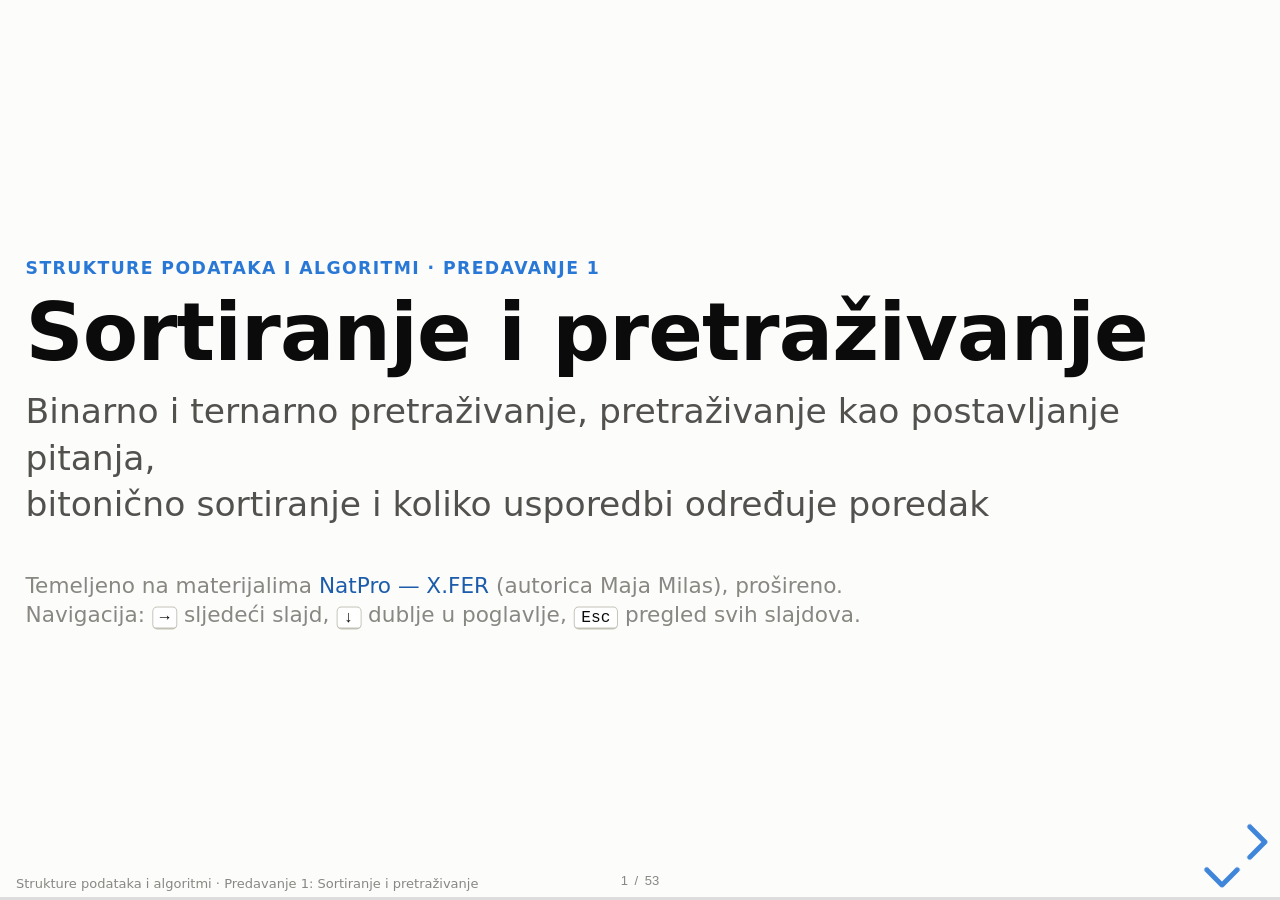
<file: 01-sorting-and-binary-search/index.html>
<!doctype html>
<html lang="hr">
<head>
<meta charset="utf-8">
<meta name="viewport" content="width=device-width, initial-scale=1">
<title>Sortiranje i pretraživanje — predavanje</title>
<link rel="stylesheet" href="vendor/reveal/reset.css">
<link rel="stylesheet" href="vendor/reveal/reveal.css">
<link rel="stylesheet" href="assets/theme.css">
</head>
<body>
<div class="reveal">
<div class="slides">

<!-- ===================================================================== -->
<!-- 0. UVOD                                                                -->
<!-- ===================================================================== -->
<section>
  <section class="title-slide">
    <span class="kicker">Strukture podataka i algoritmi · Predavanje 1</span>
    <h1>Sortiranje i pretraživanje</h1>
    <p class="sub">Binarno i ternarno pretraživanje, pretraživanje kao postavljanje pitanja,<br>bitonično sortiranje i koliko usporedbi određuje poredak</p>
    <p class="meta">Temeljeno na materijalima <a href="https://materijali.xfer.hr/docs/sortiranje-i-pretrazivanje/sortiranje">NatPro — X.FER</a> (autorica Maja Milas), prošireno.<br>
    Navigacija: <kbd>→</kbd> sljedeći slajd, <kbd>↓</kbd> dublje u poglavlje, <kbd>Esc</kbd> pregled svih slajdova.</p>
  </section>

  <section>
    <h2>Kako koristiti ove slajdove</h2>
    <div class="cols">
      <div>
        <div class="keys">
          <kbd>→</kbd> <span>sljedeće poglavlje (vodoravno)</span>
          <kbd>↓</kbd> <span>sljedeći slajd unutar poglavlja (okomito)</span>
          <kbd>Space</kbd> <span>sljedeći slajd, redom kroz sve</span>
          <kbd>Esc</kbd> <span>pregled svih slajdova (mapa predavanja)</span>
          <kbd>F</kbd> <span>cijeli zaslon</span>
          <kbd>S</kbd> <span>prozor za predavača s bilješkama</span>
          <kbd>Alt</kbd>+klik <span>uvećaj dio slajda</span>
          <kbd>?</kbd> <span>sve tipke</span>
        </div>
      </div>
      <div>
        <p>Vizualizacije su <strong>interaktivne</strong>: gumbi <em>Korak</em> i <em>Pokreni</em> izvode algoritam, a na mnoge elemente može se kliknuti.</p>
        <p class="small muted">Svaki slajd ima svoj URL (npr. <code>#/3/2</code>), pa se na njega može vratiti ili ga podijeliti. Stranica radi i bez interneta: sve je u jednoj mapi.</p>
      </div>
    </div>
  </section>

  <section>
    <h2>Plan predavanja</h2>
    <ol>
      <li><strong>Sortiranje</strong> — od <span class="m">O(n²)</span> do <span class="m">O(n log n)</span>, counting sort, ugrađeni <code>sort</code></li>
      <li><strong>Binarno pretraživanje</strong> — u nizu, po rješenju, po monotonom uvjetu</li>
      <li><strong>Pretraživanje kao postavljanje pitanja</strong> — bitovi, kodovi, binarna stabla, entropija</li>
      <li><strong>Ternarno pretraživanje</strong> — i zašto nije brže od binarnog</li>
      <li><strong>Bitonično sortiranje</strong> — mreže komparatora i paralelno sortiranje</li>
      <li><strong>Koje usporedbe određuju poredak?</strong> — nužne usporedbe i donja granica <span class="m">log₂ n!</span></li>
    </ol>
    <p class="small muted">Crvena nit: <em>usporedba je pitanje s odgovorom DA/NE, a svaki odgovor donosi najviše jedan bit.</em></p>
  </section>
</section>

<!-- ===================================================================== -->
<!-- 1. SORTIRANJE                                                          -->
<!-- ===================================================================== -->
<section>
  <section class="chapter" data-background-color="#0f2a4a">
    <span class="kicker">Poglavlje 1</span>
    <h1>Sortiranje</h1>
    <p>Složiti podatke u smisleni poredak prema nekom kriteriju — i to brzo.</p>
  </section>

  <section>
    <h2>Zašto sortirati?</h2>
    <p>Algoritme za sortiranje koristimo kako bismo složili podatke u smisleni poredak prema nekom kriteriju. Primjena je puno šira od natjecateljskog programiranja: sortiranje je <strong>ključan preduvjet</strong> za mnoge druge algoritme — binarno pretraživanje je prvi primjer koji ćemo vidjeti.</p>
    <ul>
      <li>Koliko brzo možemo sortirati? Koliko usporedbi je <em>nužno</em>?</li>
      <li>Trebamo li uopće uspoređivati elemente?</li>
      <li>Kada se isplati pisati vlastiti sort, a kada koristiti ugrađeni?</li>
    </ul>
    <div class="callout key"><span class="label">Dogovor</span>
      Kroz cijelo predavanje brojit ćemo <strong>usporedbe</strong> dvaju elemenata. Usporedba je jedino što algoritam „vidi” o podacima.</div>
  </section>

  <section>
    <h2><span class="m">O(n²)</span> algoritmi: bubble sort</h2>
    <div class="cols w-2-3">
      <div>
        <p class="small">Algoritam se sastoji od <span class="m">n</span> prolaza. U svakom prolazu uspoređujemo <strong>susjedne</strong> članove i zamijenimo ih ako nisu u poretku. Nakon prvog prolaza najveći je član na svom mjestu, nakon drugog i drugi najveći, …</p>
<pre><code class="language-cpp" data-trim>
for (int i = 0; i &lt; n; i++) {
    for (int j = 0; j &lt; n - 1; j++) {
        if (array[j] &gt; array[j+1]) {
            swap(array[j], array[j+1]);
        }
    }
}
</code></pre>
        <p class="small">Kratak i razumljiv, ali za <span class="m">n = 10⁵</span> kvadratna složenost znači oko 100 sekundi — predaleko od vremenskog ograničenja.</p>
      </div>
      <div class="viz" data-viz="bubble" data-n="10"></div>
    </div>
    <aside class="notes">Pustiti vizualizaciju do kraja: 45 usporedbi za n = 10. Najaviti: kasnije ćemo pokazati da je nužno samo 22. Vizualizacija preskače već složeni kraj niza (optimizirana varijanta); kod na slajdu je najjednostavniji oblik.</aside>
  </section>

  <section>
    <h2>Može li brže? <span class="m">O(n log n)</span> algoritmi</h2>
    <ul>
      <li><strong>Merge sort</strong> — rekurzivno podijeli niz na dvije polovice, sortira svaku zasebno, a potom ih <em>spoji</em> (merge) u jedan sortirani niz.</li>
      <li><strong>Heap sort</strong> — radi nad strukturom <em>binary heap</em>; sličan selection sortu, ali najveći element pronalazi u <span class="m">O(log n)</span>.</li>
      <li><strong>Quick sort</strong> — odabere referentni element (<em>pivot</em>), ostale rasporedi lijevo/desno od njega i rekurzivno sortira obje strane. Varijante se razlikuju po izboru pivota.</li>
    </ul>
    <p>Prekid unutarnje petlje bubble sorta kad nema zamjena pomaže u praksi, ali najgori slučaj ostaje <span class="m">O(n²)</span>. Ovi algoritmi su u najgorem (ili očekivanom) slučaju <span class="m">O(n log n)</span>.</p>
    <div class="callout tip"><span class="label">Savjet</span>
      Prije nego počnete pisati kod, dobro razmislite o složenosti. Tražite rješenje koje prolazi ograničenja, a zahtijeva <em>najmanje vremena pisanja</em>.</div>
  </section>

  <section>
    <h2>Može li još brže? Counting sort</h2>
    <div class="cols w-3-2">
      <div>
        <p class="small">Za algoritme koji <strong>uspoređuju</strong> elemente nije moguće bolje od <span class="m">O(n log n)</span> — to ćemo <em>dokazati</em> na kraju predavanja. Brže je moguće samo ako <strong>ne uspoređujemo</strong>, nego iskoristimo dodatno znanje o podacima.</p>
        <p class="small"><strong>Counting sort:</strong> ako su svi brojevi iz malog intervala, npr. <span class="m">[0, 100]</span>, brojimo koliko se puta svaki pojavio, a zatim ih ispišemo redom.</p>
        <p class="small">Primjer: za niz <span class="mr">[2, 44, 23, 25, 88, 44, 23]</span> na poziciji 44 pomoćne liste piše 2, jer se broj 44 pojavljuje dva puta.</p>
        <p class="small">Složenost <span class="m">O(n + K)</span>, gdje je <span class="m">K</span> raspon vrijednosti. Mana: memorija — izvedivo za brojeve do otprilike <span class="m">10⁷</span>, a zadaci često imaju puno veće.</p>
      </div>
      <div>
<pre><code class="language-cpp" data-trim>
int lista[101]; // na početku nule
for (int i = 0; i &lt; n; i++) {
    cin &gt;&gt; x;   // brojevi koje unosimo
    lista[x]++;
}

// ispis sortiranog niza
for (int i = 0; i &lt;= 100; i++) {
    for (int j = 0; j &lt; lista[i]; j++)
        cout &lt;&lt; i &lt;&lt; ", ";
}
</code></pre>
      </div>
    </div>
  </section>

  <section>
    <h2>Ugrađeni sort (C++)</h2>
    <p>U praksi gotovo uvijek koristimo <strong>gotove implementacije</strong> — cilj je uštedjeti vrijeme za razmišljanje. <code>std::sort</code> je introsort (quick sort + heap sort + insertion sort), <span class="m">O(n log n)</span> u najgorem slučaju.</p>
<pre><code class="language-cpp" data-trim>
vector&lt;int&gt; v = {4,2,5,3,8,5,8,3};
sort(v.begin(), v.end());

int n = 8;
int a[] = {4,2,5,3,8,5,8,3};
sort(a, a + n);

string s = "sladoled";
sort(s.begin(), s.end()); // addellos
</code></pre>
    <p class="small"><code>reverse(first, last)</code> okreće poredak elemenata na pozicijama <span class="mr">[first, last⟩</span> u <span class="m">O(n)</span>: <code>reverse(v.begin()+1, v.begin()+5)</code> pretvara <span class="mr">1,2,3,4,5,6,7,8</span> u <span class="mr">1,5,4,3,2,6,7,8</span>.</p>
  </section>

  <section>
    <h2>Komparator</h2>
    <div class="cols">
      <div>
        <p class="small">Treći argument funkcije <code>sort</code> je <strong>operator usporedbe</strong> (komparator). C++ parove sortira prvo po prvom, pa po drugom elementu. Želimo li drugačiji kriterij, pišemo <strong>vanjski komparator</strong>: funkciju koja za <span class="m">a</span> i <span class="m">b</span> vraća <code>true</code> ako <span class="m">a</span> mora doći <em>prije</em> <span class="m">b</span>.</p>
        <p class="small">Primjer desno sortira parove po <strong>drugom</strong> elementu, a pri jednakosti po prvom.</p>
        <div class="callout warn"><span class="label">Oprez</span>
          Komparator mora biti <em>strogi slabi poredak</em>: <code>comp(a, a)</code> mora biti <code>false</code>. Pišite <code>&lt;</code>, nikad <code>&lt;=</code>.</div>
      </div>
      <div>
<pre><code class="language-cpp" data-trim>
#include &lt;bits/stdc++.h&gt;
#define pii pair&lt;int,int&gt;
using namespace std;

bool comp(pii a, pii b) {
    if (a.second == b.second)
        return a.first &lt; b.first;
    return a.second &lt; b.second;
}

int main() {
    vector&lt;pii&gt; v; // ... dodavanje parova
    sort(v.begin(), v.end(), comp);
    return 0;
}
</code></pre>
      </div>
    </div>
  </section>
</section>

<!-- ===================================================================== -->
<!-- 2. BINARNO PRETRAŽIVANJE                                               -->
<!-- ===================================================================== -->
<section>
  <section class="chapter" data-background-color="#0f2a4a">
    <span class="kicker">Poglavlje 2</span>
    <h1>Binarno pretraživanje</h1>
    <p>Dana je sortirana lista od <span class="m">n</span> brojeva. Nalazi li se u njoj broj <span class="m">x</span>?</p>
  </section>

  <section>
    <h2>Igra pogađanja broja</h2>
    <p>Prva ideja: prođi kroz sve elemente i usporedi svaki s <span class="m">x</span> — <span class="m">O(n)</span>. Pomaže li nam to što je niz <strong>sortiran</strong>?</p>
    <p>Sigurno ste igrali igru u kojoj osoba zamisli broj od 1 do 100, a vi pogađate; nakon svakog pokušaja kaže je li njezin broj <em>veći</em> ili <em>manji</em>. Optimalno: prvo 50. Ako je veći — 75. Svakim pitanjem problem se <strong>prepolovi</strong>.</p>
    <div class="callout thm"><span class="label">Ideja</span>
      Ako se broj kandidata svakim korakom prepolovi, nakon <span class="m">k</span> koraka ostaje ih <span class="m">n / 2<sup>k</sup></span>. Do jednog kandidata treba <span class="m">k = ⌈log₂ n⌉</span> koraka: za <span class="m">n = 100</span> to je 7, za <span class="m">n = 10⁶</span> samo 20, za <span class="m">n = 10⁹</span> tek 30.</div>
    <p class="small">Isto radimo pri traženju riječi u rječniku ili stranice u knjizi.</p>
  </section>

  <section>
    <h2>Binarno pretraživanje u sortiranom nizu</h2>
    <p class="small">U svakom koraku usporedimo <span class="m">x</span> s elementom na sredini intervala <span class="mr">[l, r]</span>. Ako je <span class="m">x</span> manji, nastavljamo u lijevoj polovici; ako je veći, u desnoj. Isprobajte prisutan i odsutan broj.</p>
    <div class="viz" data-viz="binsearch" data-n="15"></div>
    <p class="small muted">Sivo = isključeno iz pretrage, plavo = još moguće, narančasto = sredina koju upravo uspoređujemo.</p>
  </section>

  <section>
    <h2>Implementacija</h2>
    <div class="cols">
      <div>
        <p class="small"><strong>Klasična petlja:</strong> <span class="m">l</span> i <span class="m">r</span> su granice intervala koji još pretražujemo.</p>
<pre><code class="language-cpp" data-trim>
int l = 0, r = n - 1;

while (l &lt;= r) {
    int mid = (l + r) / 2;
    if (array[mid] == x) {
        // pronašli smo x na poziciji mid
    }
    if (array[mid] &gt; x) r = mid - 1;
    else l = mid + 1;
}
</code></pre>
      </div>
      <div>
        <p class="small"><strong>Varijanta s koracima:</strong> na početku radimo velike korake, a kako se približavamo odgovoru, koraci se prepolavljaju.</p>
<pre><code class="language-cpp" data-trim>
int k = 0; // trenutna pozicija u listi
for (int b = n / 2; b &gt;= 1; b /= 2) {
    // ako korakom ne bismo preskočili x,
    // napravimo korak
    while (k + b &lt; n &amp;&amp; array[k + b] &lt;= x) k += b;
}
if (array[k] == x) {
    // pronašli smo x na poziciji k
}
</code></pre>
      </div>
    </div>
    <p class="small">Obje varijante prepolove interval u svakom koraku: <span class="m">O(log₂ n)</span>. Varijantu s koracima zapamtite — u 3. poglavlju vidjet ćemo da ona <em>čita binarni zapis</em> tražene pozicije, bit po bit.</p>
    <aside class="notes">U varijanti s koracima za n koji je potencija broja 2, petlja while izvrši se najviše jednom po koraku; b = n/2, n/4, ..., 1 su upravo težine bitova pozicije.</aside>
  </section>

  <section>
    <h2>C++ funkcije: <code>lower_bound</code>, <code>upper_bound</code>, <code>equal_range</code></h2>
    <p class="small">Standardna biblioteka ima gotove funkcije u logaritamskoj složenosti:</p>
    <ul class="small">
      <li><code>lower_bound</code> — iterator na prvu vrijednost koja je <strong>barem <span class="m">x</span></strong></li>
      <li><code>upper_bound</code> — iterator na prvu vrijednost koja je <strong>veća od <span class="m">x</span></strong></li>
      <li><code>equal_range</code> — oba iteratora odjednom; ako <span class="m">x</span> nema, oboje pokazuju na mjesto gdje bi bio</li>
    </ul>
<pre><code class="language-cpp" data-trim>
vector&lt;int&gt; v = {5,5,5,6,6,6,7,7};

auto lower = lower_bound(v.begin(), v.end(), 6);
auto upper = upper_bound(v.begin(), v.end(), 6);

cout &lt;&lt; "lower_bound: " &lt;&lt; (lower - v.begin()) &lt;&lt; '\n'; // 3
cout &lt;&lt; "upper_bound: " &lt;&lt; (upper - v.begin()) &lt;&lt; '\n'; // 6
// broj šestica = upper - lower = 3
</code></pre>
    <div class="callout warn"><span class="label">Oprez</span> Sve navedene funkcije podrazumijevaju da je niz <strong>sortiran</strong>. Ako nije, rezultat je besmislen (i nema greške!).</div>
  </section>

  <section>
    <h2>Primjena: pretraživanje rješenja</h2>
    <p class="small">Tražimo <strong>najmanju</strong> veličinu kvadratnog kaveza <span class="m">d</span> u kojoj su svi majmuni zadovoljni. Provjera za zadani <span class="m">d</span> je laka, ali isprobavanje <span class="m">d = 1, 2, 3, …</span> redom gotovo je uvijek presporo.</p>
    <p class="small">Ključno: sve veličine do neke <strong>granične</strong> uvjet <em>ne</em> ispunjavaju, a sve veće ga ispunjavaju — uvjet je <strong>monoton</strong>. Binarno pretražujemo tu granicu po <span class="m">d</span>; u svakom koraku <em>provjerimo uvjet</em> umjesto da uspoređujemo brojeve.</p>
    <div class="viz" data-viz="predicate" data-n="16"></div>
    <p class="small muted">Lijeva granica je 1, desna neki veliki broj koji sigurno zadovoljava. Zadovoljava li <span class="m">mid</span>, pomičemo desnu granicu (želimo manje), inače lijevu.</p>
  </section>

  <section>
    <h2>Primjena: maksimum funkcije</h2>
    <div class="cols">
      <div>
        <p class="small">Binarnu pretragu možemo koristiti i za traženje maksimuma funkcije koja prvo <strong>raste</strong>, a potom <strong>pada</strong>: vrijedi <span class="m">f(x) &lt; f(x+1)</span> za <span class="m">x &lt; k</span> i <span class="m">f(x) &gt; f(x+1)</span> za <span class="m">x ≥ k</span>. Tražimo <span class="m">k</span>.</p>
        <p class="small">Uvjet <span class="m">f(x) &lt; f(x+1)</span> („još rastemo”) je monoton: vrijedi, vrijedi, …, pa prestaje vrijediti. To je isti oblik kao kod kaveza — binarno tražimo granicu.</p>
        <div class="callout note"><span class="label">Primijetite</span>
          Uzastopne vrijednosti funkcije ne smiju biti jednake; inače ne znamo na koju stranu nastaviti.</div>
      </div>
      <div>
<pre><code class="language-cpp" data-trim>
int x = -1;
for (int b = z; b &gt;= 1; b /= 2) {
    while (f(x + b) &lt; f(x + b + 1)) x += b;
}
int k = x + 1; // pozicija maksimuma
</code></pre>
        <p class="small muted"><span class="m">z</span> je najveći korak, npr. najmanja potencija broja 2 koja je barem veličina domene.</p>
      </div>
    </div>
  </section>
</section>

<!-- ===================================================================== -->
<!-- 3. TEORIJA INFORMACIJA: PRETRAŽIVANJE KAO POSTAVLJANJE PITANJA         -->
<!-- ===================================================================== -->
<section>
  <section class="chapter" data-background-color="#0f2a4a">
    <span class="kicker">Poglavlje 3</span>
    <h1>Pretraživanje kao postavljanje pitanja</h1>
    <p>Koliko je pitanje vrijedno? Zašto je binarno pretraživanje optimalno? Što je zapravo <em>kod</em> elementa?</p>
  </section>

  <section>
    <h2>Igra pitanja</h2>
    <p class="small">Zamislimo skup <span class="m">S</span> od <span class="m">n</span> elemenata. Jedan je <strong>traženi</strong>, ali ne znamo koji. Smijemo postavljati samo pitanja oblika
      <strong>„Je li traženi element u podskupu <span class="m">A ⊆ S</span>?”</strong> i dobivamo odgovor <strong>DA</strong> ili <strong>NE</strong>.</p>
    <ul class="small">
      <li><strong>Linearno pretraživanje</strong>: <span class="m">A</span> je jednočlan — „je li to element <span class="m">i</span>?”</li>
      <li><strong>Binarno pretraživanje</strong>: <span class="m">A</span> je polovica preostalih kandidata.</li>
      <li><strong>Sam biraj</strong>: možete li smisliti bolju strategiju od polovljenja?</li>
    </ul>
    <div class="viz" data-viz="questions" data-n="16"></div>
    <aside class="notes">Prvo linearno: pokazati da NE na 16 kandidata nosi samo 0,09 bita. Zatim polovljenje: svaki odgovor točno 1 bit, 4 pitanja. Na kraju dati studentima da probaju „sam biraj” i vide da nikakav podskup ne može isključiti više od pola kandidata u gorem ishodu.</aside>
  </section>

  <section>
    <h2>Jedan odgovor = najviše jedan bit</h2>
    <div class="cols w-3-2">
      <div>
        <ul class="small">
          <li>Nakon <span class="m">k</span> pitanja postoji najviše <span class="m">2<sup>k</sup></span> različitih nizova odgovora.</li>
          <li>Dva elementa s <em>istim</em> nizom odgovora ne možemo razlikovati — strategija bi za oba zaključila isto.</li>
          <li>Da bismo razlikovali <span class="m">n</span> elemenata treba <span class="m">2<sup>k</sup> ≥ n</span>, tj. <strong><span class="m">k ≥ ⌈log₂ n⌉</span> pitanja u najgorem slučaju — za bilo koju strategiju</strong>.</li>
          <li>Binarno pretraživanje troši točno <span class="m">⌈log₂ n⌉</span> pitanja: <strong>optimalno</strong> je.</li>
        </ul>
        <p class="small">Zašto baš polovica? Ako pitanje dijeli <span class="m">m</span> kandidata na <span class="m">|A|</span> i <span class="m">m − |A|</span>, u gorem ishodu ostaje ih <span class="m">max(|A|, m − |A|) ≥ m/2</span>. Nijedno pitanje ne može u najgorem slučaju isključiti više od polovice.</p>
      </div>
      <div>
        <div class="callout key"><span class="label">Mjera informacije</span>
          Ako je prije odgovora bilo <span class="m">m</span> kandidata, a nakon njega <span class="m">m′</span>, odgovor je donio <span class="eq">log₂(m / m′) bita.</span>
          Polovljenje: točno 1 bit. Odgovor NE na „je li to element 7?” pri <span class="m">m = 16</span>: <span class="m">log₂(16/15) ≈ 0,09</span> bita.</div>
        <p class="small muted">Jedinica <em>bit</em> (binary digit) upravo je „jedan odgovor DA/NE”. Element među <span class="m">n</span> kandidata nosi <span class="m">log₂ n</span> bita informacije.</p>
      </div>
    </div>
  </section>

  <section>
    <h2>Zašto sortiranost pomaže?</h2>
    <p class="small">Usporedba je pitanje. Ali <em>koje</em> pitanje jednom usporedbom možemo postaviti ovisi o tome što već znamo o podacima.</p>
    <div class="cols">
      <div class="callout note"><span class="label">Sortiran niz</span>
        Usporedba <code>x &lt; a[mid]</code> odgovara na pitanje „je li pozicija traženog u <span class="mr">{l, …, mid−1}</span>?” — podskup od <strong>polovice</strong> kandidata, 1 bit. Ukupno <span class="m">⌈log₂ n⌉</span> usporedbi.</div>
      <div class="callout warn"><span class="label">Nesortiran niz</span>
        Usporedba <code>x == a[i]</code> odgovara samo na „je li to <span class="m">a[i]</span>?” — podskup od <strong>jednog</strong> elementa, gotovo 0 bita. Ako <span class="m">x</span> nema u nizu, to ne možemo zaključiti dok ne provjerimo svih <span class="m">n</span>.</div>
    </div>
    <p class="small">Sortiranje nam unaprijed „kupuje” mogućnost postavljanja <strong>dobrih pitanja</strong>. Zato se isplati jednom sortirati (<span class="m">n log n</span>) pa mnogo puta pretraživati (<span class="m">log n</span> po upitu). Istu ideju koriste i binarna stabla pretraživanja, i <code>lower_bound</code>, i pretraživanje po rješenju: u svim slučajevima <strong>monotonost</strong> nam dopušta pitanje o polovici.</p>
  </section>

  <section>
    <h2>Binarno pretraživanje kao kodiranje</h2>
    <p class="small">Svaka strategija pitanja je <strong>binarno stablo</strong>: unutarnji čvor = pitanje, djeca = odgovori, list = zaključak. Put od korijena do lista, zapisan bitovima, je <strong>kod</strong> elementa; pretraživanje = čitanje koda, bit po bit.</p>
    <div class="viz" data-viz="tree" data-kind="bin8" data-target="5"></div>
  </section>

  <section>
    <h2>Binarna stabla i donja granica</h2>
    <div class="cols">
      <div>
        <ul class="small">
          <li>Binarno stablo dubine <span class="m">d</span> ima najviše <span class="m">2<sup>d</sup></span> listova.</li>
          <li>Trebamo barem <span class="m">n</span> listova (svaki element svoj zaključak) <span class="m">⇒ d ≥ ⌈log₂ n⌉</span>.</li>
          <li><strong>Najgori slučaj</strong> = dubina stabla. <strong>Prosječni slučaj</strong> = prosječna duljina koda.</li>
          <li>Uravnoteženo stablo (binarno pretraživanje) minimizira oboje; degenerirano stablo (linearno pretraživanje) ima dubinu <span class="m">n − 1</span>.</li>
          <li>Kodovi su <strong>prefiksni</strong>: nijedan kod nije početak drugoga, jer stajemo čim dođemo do lista.</li>
        </ul>
      </div>
      <div>
        <div class="callout thm"><span class="label">Veza s kodom iz 2. poglavlja</span>
          Varijanta s koracima <span class="m">b = n/2, n/4, …, 1</span> odlučuje u svakom koraku <strong>jedan bit</strong> tražene pozicije, od najznačajnijeg prema najmanje značajnom: <code>k += b</code> znači „taj bit je 1”. Binarno pretraživanje doslovno <em>piše binarni zapis</em> odgovora.</div>
        <div class="callout tip"><span class="label">Dalje</span>
          Ista slika objašnjava zašto su operacije nad <em>uravnoteženim</em> binarnim stablom pretraživanja <span class="m">O(log n)</span>, a nad degeneriranim <span class="m">O(n)</span>.</div>
      </div>
    </div>
  </section>

  <section>
    <h2>Nejednake vjerojatnosti: entropija</h2>
    <p class="small">Što ako neke elemente tražimo češće? Neka element <span class="m">i</span> tražimo s vjerojatnošću <span class="m">p<sub>i</sub></span>. Tada je <strong>očekivani</strong> broj pitanja bilo koje strategije barem <span class="mr">H = ∑ p<sub>i</sub> · log₂(1 / p<sub>i</sub>)</span> — <strong>Shannonova entropija</strong> (1948). Za jednake vjerojatnosti <span class="m">H = log₂ n</span>.</p>
    <div class="viz narrow" data-viz="entropy"></div>
    <p class="small muted">Rijedak element smije imati dug kod, čest element kratak. <strong>Huffmanov algoritam</strong> gradi stablo s najmanjom očekivanom duljinom (uvijek <span class="m">&lt; H + 1</span>). Ako pitanja moraju biti oblika „<span class="m">x &gt; a[m]</span>?”, optimalno stablo je <em>optimalno binarno stablo pretraživanja</em> (dinamičko programiranje).</p>
  </section>

  <section>
    <h2>Što smo naučili</h2>
    <ul>
      <li>Usporedba je pitanje s odgovorom DA/NE; odgovor donosi <strong>najviše jedan bit</strong>.</li>
      <li>Razlikovati <span class="m">n</span> mogućnosti znači prikupiti <span class="m">log₂ n</span> bita — zato je <span class="m">⌈log₂ n⌉</span> donja granica, a binarno pretraživanje optimalno.</li>
      <li>Strategija = binarno stablo = prefiksni kod. Dubina stabla = najgori slučaj.</li>
      <li>Sortiranost (monotonost) je ono što nam omogućuje pitanja „o polovici”.</li>
    </ul>
    <div class="callout key"><span class="label">Najava</span>
      Istu ideju primijenit ćemo na <strong>sortiranje</strong>: tamo je skup mogućih odgovora skup svih <span class="m">n!</span> poredaka, a usporedba je pitanje o tom skupu. Zaključak: nužno je <span class="m">log₂ n!</span> usporedbi.</div>
  </section>
</section>

<!-- ===================================================================== -->
<!-- 4. TERNARNO PRETRAŽIVANJE                                              -->
<!-- ===================================================================== -->
<section>
  <section class="chapter" data-background-color="#0f2a4a">
    <span class="kicker">Poglavlje 4</span>
    <h1>Ternarno pretraživanje</h1>
    <p>Što se dogodi ako niz dijelimo na <em>tri</em> dijela? I kada je to zaista korisno.</p>
  </section>

  <section>
    <h2>O algoritmu</h2>
    <div class="cols">
      <div>
        <p class="small">Binarno pretraživanje dijeli niz na <strong>dva</strong> dijela. Ternarno ga dijeli na <strong>tri</strong>: umjesto jedne sredine biramo dvije,</p>
<pre><code class="language-text" data-trim>
mid1 = l + (r - l) / 3
mid2 = r - (r - l) / 3
</code></pre>
        <p class="small">Uspoređujemo <span class="m">x</span> s <span class="m">a[mid1]</span> i <span class="m">a[mid2]</span>. Ako nismo pogodili, tri su slučaja:</p>
        <ol class="small">
          <li><span class="m">x &lt; a[mid1]</span>: nastavljamo u <span class="mr">[l, mid1⟩</span></li>
          <li><span class="m">x &gt; a[mid2]</span>: nastavljamo u <span class="mr">⟨mid2, r]</span></li>
          <li>inače: nastavljamo u <span class="mr">⟨mid1, mid2⟩</span></li>
        </ol>
        <p class="small">Problem se svodi na trećinu: <span class="m">log₃ n</span> koraka.</p>
      </div>
      <div>
<pre><code class="language-cpp" data-trim>
int ternary_search(int l, int r, int x) {
    if (r &gt;= l) {
        int mid1 = l + (r - l) / 3;
        int mid2 = r - (r - l) / 3;

        if (array[mid1] == x) return mid1;
        if (array[mid2] == x) return mid2;
        if (x &lt; array[mid1])
            return ternary_search(l, mid1 - 1, x);
        else if (x &gt; array[mid2])
            return ternary_search(mid2 + 1, r, x);
        else
            return ternary_search(mid1 + 1, mid2 - 1, x);
    }
    return -1; // nema ga
}
</code></pre>
      </div>
    </div>
  </section>

  <section>
    <h2>Je li ternarno brže od binarnog?</h2>
    <div class="cols w-3-2">
      <div>
        <p class="small">Manje <em>koraka</em>, da: <span class="m">log₃ n &lt; log₂ n</span>. Ali brojimo <strong>usporedbe</strong>, a svaki korak ternarnog pretraživanja treba <strong>dvije</strong>:</p>
        <p class="eq">2 · log₃ n = (2 / log₂ 3) · log₂ n ≈ 1,26 · log₂ n</p>
        <p class="small">Razlog je informacijski: dva pitanja DA/NE mogu razlikovati <strong>četiri</strong> ishoda, a ternarni korak iskoristi samo <strong>tri</strong>. Dio informacije ostaje neiskorišten.</p>
        <p class="small">Općenito, dijeljenje na <span class="m">b</span> dijelova traži <span class="m">(b − 1)</span> usporedbi po koraku: <span class="m">(b−1) log<sub>b</sub> n</span> usporedbi, što je najmanje upravo za <span class="m">b = 2</span>.</p>
      </div>
      <div>
        <table class="center">
          <tr><th></th><th class="num">n = 10³</th><th class="num">n = 10⁶</th></tr>
          <tr><td>binarno, usporedbi</td><td class="num">10</td><td class="num">20</td></tr>
          <tr><td>ternarno, koraka</td><td class="num">7</td><td class="num">13</td></tr>
          <tr><td>ternarno, usporedbi</td><td class="num">14</td><td class="num">26</td></tr>
        </table>
        <div class="callout key"><span class="label">Pouka</span> Više dijelova ≠ brže. Broji se broj <em>pitanja</em>, a jedno pitanje donosi najviše jedan bit.</div>
      </div>
    </div>
  </section>

  <section>
    <h2>Implementacija na realnom intervalu</h2>
    <p class="small">Na intervalu realnih brojeva ne možemo provjeravati jednakost — računala zaokružuju. Provjeravamo razlikuju li se brojevi <strong>do na neki mali <span class="m">ε</span></strong>, a petlju zaustavljamo kad interval postane kraći od <span class="m">ε</span>.</p>
<pre><code class="language-cpp" data-trim>
double epsilon = 1e-7;

double ternary_search(double l, double r, double fx) {
    if (r - l &gt; epsilon) {
        double mid1 = l + (r - l) / 3;
        double mid2 = r - (r - l) / 3;

        if (abs(f(mid1) - fx) &lt; epsilon) return mid1;
        // ... analogno kao za cijele brojeve
    }
    // ...
}
</code></pre>
    <p class="small muted">Broj koraka je <span class="m">log<sub>3/2</sub>((r − l) / ε)</span> ili <span class="m">log₃</span>, ovisno o varijanti — u praksi fiksan broj iteracija (npr. 100 ili 200) umjesto usporedbe s <span class="m">ε</span>.</p>
  </section>

  <section>
    <h2>Lokalni ekstremi: unimodalne funkcije</h2>
    <div class="cols w-2-3">
      <div>
        <p class="small">Za sortirane nizove binarno pretraživanje je dovoljno. Ternarno je našlo pravu primjenu u traženju <strong>ekstrema funkcija</strong>: funkcija koja prvo <em>raste</em> pa <em>pada</em> (unimodalna). Dijelimo interval s <span class="m">m₁, m₂</span> i usporedimo <span class="m">f(m₁)</span> i <span class="m">f(m₂)</span>:</p>
        <ol class="small">
          <li><span class="m">f(m₁) &lt; f(m₂)</span>: maksimum <strong>nije</strong> lijevo od <span class="m">m₁</span> (<span class="m">m₁</span> je u rastućem dijelu) → <span class="mr">[m₁, r]</span></li>
          <li><span class="m">f(m₁) &gt; f(m₂)</span>: maksimum <strong>nije</strong> desno od <span class="m">m₂</span> → <span class="mr">[l, m₂]</span></li>
          <li><span class="m">f(m₁) = f(m₂)</span>: maksimum je između njih — bilo koji od prva dva odabira je ispravan</li>
        </ol>
        <p class="small">Svaki korak odbacuje <strong>trećinu</strong> intervala s jednom usporedbom.</p>
      </div>
      <div class="viz" data-viz="ternary" data-preset="asim"></div>
    </div>
    <aside class="notes">Pokrenuti najprije asimetričnu, pa „dva vrha”: pokazati kako algoritam odbaci trećinu u kojoj je pravi maksimum i konvergira prema pogrešnom vrhu.</aside>
  </section>

  <section>
    <h2>Što ako funkcija ima više ekstrema?</h2>
    <div class="cols">
      <div>
        <p class="small">Algoritam radi samo za funkcije s <strong>jednim</strong> ekstremom (<a href="https://en.wikipedia.org/wiki/Unimodality#Unimodal_function">unimodalne</a>). Ako ih ima više, rješenje zvuči naivno, ali radi: pogledajte graf, odaberite interval oko ekstrema koji vas zanima tako da <em>ne obuhvaća nijedan drugi</em>, i ternarno pretražite samo taj interval.</p>
        <div class="callout note"><span class="label">Primijetite</span>
          Na cjelobrojnoj domeni umjesto ternarnog možemo binarno pretraživati granicu uvjeta <span class="m">f(x) &lt; f(x+1)</span> (2. poglavlje): jedna usporedba po koraku <em>prepolovi</em> interval, dok ga ternarno smanji samo na dvije trećine (<span class="m">log<sub>3/2</sub> n ≈ 1,71 · log₂ n</span> koraka).</div>
      </div>
      <div>
        <p class="small"><strong>Zlatni rez</strong> (golden-section search) je poboljšanje za realne funkcije: bira <span class="m">m₁, m₂</span> tako da se jedna od njih u sljedećem koraku <em>ponovno iskoristi</em>, pa treba samo jedno novo izračunavanje <span class="m">f</span> po koraku uz smanjenje intervala na <span class="m">≈ 0,618</span>.</p>
        <p class="small">Više: <a href="https://cp-algorithms.com/num_methods/ternary_search.html">cp-algorithms: Ternary search</a>.</p>
      </div>
    </div>
  </section>
</section>

<!-- ===================================================================== -->
<!-- 5. BITONIČNO SORTIRANJE                                                -->
<!-- ===================================================================== -->
<section>
  <section class="chapter" data-background-color="#0f2a4a">
    <span class="kicker">Poglavlje 5</span>
    <h1>Bitonično sortiranje</h1>
    <p>Sortiranje u kojem je unaprijed poznato <em>koje</em> ćemo parove usporediti — i zato se može izvoditi paralelno.</p>
  </section>

  <section>
    <h2>Mreže za sortiranje</h2>
    <div class="cols">
      <div>
        <p class="small">Merge sort i quick sort su <strong>adaptivni</strong>: koju usporedbu radimo sljedeću ovisi o rezultatima prethodnih. To je dobro za broj usporedbi, ali loše za sklopovlje i paralelizam.</p>
        <p class="small"><strong>Mreža komparatora</strong> (sorting network) je niz unaprijed zadanih usporedbi: komparator uzme dvije vrijednosti i vrati manju na jednu, veću na drugu žicu. Isti slijed komparatora radi za <em>svaki</em> ulaz.</p>
        <ul class="small">
          <li>Komparatori na istoj <strong>razini</strong> ne dijele žice → mogu raditi <strong>istodobno</strong>.</li>
          <li>Vrijeme izvođenja na <span class="m">n/2</span> procesora = broj razina (<em>dubina</em>).</li>
          <li>Primjena: GPU, SIMD instrukcije, sklopovlje, kriptografija (vrijeme neovisno o podacima).</li>
        </ul>
      </div>
      <div>
        <div class="callout thm"><span class="label">Pitanje</span>
          Kako sortirati bez da ikad „pogledamo” podatke prije nego odlučimo što uspoređujemo?</div>
        <p class="small">Odgovor Kena Batchera (1968): <strong>bitonično sortiranje</strong> — mreža dubine <span class="m">O(log² n)</span> s <span class="m">O(n log² n)</span> komparatora. Temelji se na posebnoj vrsti nizova koje je lako spojiti.</p>
      </div>
    </div>
  </section>

  <section>
    <h2>Bitonični niz</h2>
    <p class="small">Niz je <strong>bitoničan</strong> ako najprije (ne nužno strogo) <strong>raste</strong>, a zatim <strong>pada</strong> — pri čemu jedan od dva dijela može biti prazan — ili je <em>ciklički pomak</em> takvog niza.</p>
    <ul class="small">
      <li><span class="mr">1, 3, 5, 8, 6, 4, 2</span> — raste pa pada</li>
      <li><span class="mr">6, 8, 7, 3, 1, 2, 4</span> — ciklički pomak prethodnog oblika (pada pa raste)</li>
      <li><span class="mr">1, 2, 3, 4</span> i <span class="mr">4, 3, 2, 1</span> — sortirani nizovi su bitonični</li>
      <li><span class="mr">1, 2, 3, 5, 4, 6</span> — <strong>nije</strong> bitoničan (dva uspona)</li>
    </ul>
    <div class="callout key"><span class="label">Ključno opažanje</span>
      <strong>Rastući sortirani niz + padajući sortirani niz = bitonični niz.</strong> Ako znamo sortirati bitonični niz, znamo <em>spojiti</em> dva sortirana niza — a to je sve što merge sortu treba.</div>
  </section>

  <section>
    <h2>Polučistač (half-cleaner): ključna lema</h2>
    <div class="cols">
      <div>
        <div class="callout thm"><span class="label">Lema</span>
          Neka je <span class="m">a[0..n−1]</span> bitoničan, <span class="m">n</span> paran. Za svaki <span class="m">i &lt; n/2</span> usporedimo <span class="m">a[i]</span> i <span class="m">a[i + n/2]</span> i manji stavimo na mjesto <span class="m">i</span>, veći na <span class="m">i + n/2</span>. Tada:
          <ol>
            <li>obje polovice su opet <strong>bitonične</strong>,</li>
            <li>svaki element prve polovice <span class="m">≤</span> svakog elementa druge.</li>
          </ol></div>
      </div>
      <div>
        <p class="small"><strong>Ideja dokaza.</strong> Nacrtajmo prvu i drugu polovicu niza jednu preko druge. Budući da niz najprije raste pa pada, te se dvije krivulje <strong>sijeku najviše jednom</strong>. Lijevo od sjecišta minimume daje jedna krivulja, desno druga — niz minimuma je „zalijepljen” od dva komada bitoničnih krivulja i sam je bitoničan; isto za maksimume. A svaki minimum je, naravno, manji od svakog maksimuma iznad njega.</p>
        <p class="small"><strong>Bitonično spajanje</strong>: polučistač na <span class="m">n</span>, pa rekurzivno na obje polovice. Nakon <span class="m">log₂ n</span> razina niz je sortiran. Ukupno <span class="m">(n/2) · log₂ n</span> komparatora, a sve usporedbe jedne razine su neovisne.</p>
      </div>
    </div>
  </section>

  <section>
    <h2>Bitonično spajanje — vizualizacija</h2>
    <p class="small">Ulaz je bitoničan niz (raste pa pada). Razine su polučistači na udaljenosti <span class="m">j = n/2, n/4, …, 1</span>. Nakon prve razine sve lijevo je manje od svega desno.</p>
    <div class="viz" data-viz="bitonic" data-n="16" data-mode="merge" data-seed="41"></div>
  </section>

  <section>
    <h2>Cijela mreža: sortiraj polovice u suprotnim smjerovima, pa spoji</h2>
    <div class="cols">
      <div>
        <p class="small">Rekurzija: sortiraj prvu polovicu <strong>rastuće</strong>, drugu <strong>padajuće</strong> (ista mreža sa zrcaljenim komparatorima) → dobiješ bitoničan niz → <strong>bitonično spoji</strong>. Iterativno: blokovi veličine <span class="m">k = 2, 4, …, n</span>; unutar bloka parovi na udaljenosti <span class="m">j = k/2, …, 1</span>; smjer bloka određuje bit <span class="m">k</span> indeksa.</p>
<pre><code class="language-cpp" data-trim>
// n je potencija broja 2
for (int k = 2; k &lt;= n; k *= 2)           // veličina blokova koje spajamo
    for (int j = k / 2; j &gt;= 1; j /= 2)   // udaljenost uspoređivanih parova
        for (int i = 0; i &lt; n; i++) {
            int l = i ^ j;                 // partner elementa i
            if (l &gt; i) {
                bool rastuci = (i &amp; k) == 0;
                if (rastuci ? a[i] &gt; a[l] : a[i] &lt; a[l])
                    swap(a[i], a[l]);
            }
        }
</code></pre>
      </div>
      <div>
        <p class="small"><strong>Brojanje.</strong> Dubina (broj razina): <span class="eq">D(n) = D(n/2) + log₂ n = log₂ n · (log₂ n + 1) / 2</span>
        Komparatori: <span class="eq">C(n) = 2·C(n/2) + (n/2)·log₂ n = (n/4) · log₂ n · (log₂ n + 1)</span></p>
        <p class="small">Za <span class="m">n = 8</span>: 6 razina, 24 komparatora. Za <span class="m">n = 16</span>: 10 razina, 80 komparatora.</p>
        <p class="small muted">Unutarnja petlja po <span class="m">i</span> je ono što se izvodi paralelno — sve usporedbe iste razine su neovisne.</p>
      </div>
    </div>
  </section>

  <section>
    <h2>Cijela mreža — vizualizacija</h2>
    <p class="small">Sive trake su faze <span class="m">k</span> (veličina blokova koji se spajaju). Plavi blokovi se sortiraju rastuće, narančasti padajuće; dva susjedna bloka zajedno čine bitoničan niz za sljedeću fazu.</p>
    <div class="viz" data-viz="bitonic" data-n="8" data-mode="sort" data-seed="17"></div>
  </section>

  <section>
    <h2>Složenost i usporedba</h2>
    <div class="cols w-3-2">
      <div>
        <table>
          <tr><th class="num">n</th><th class="num">merge sort<br><span class="tiny">≈ n log₂ n</span></th><th class="num">bitonično<br><span class="tiny">komparatora</span></th><th class="num">bitonično<br><span class="tiny">razina</span></th></tr>
          <tr><td class="num">8</td><td class="num">24</td><td class="num">24</td><td class="num">6</td></tr>
          <tr><td class="num">16</td><td class="num">64</td><td class="num">80</td><td class="num">10</td></tr>
          <tr><td class="num">1 024</td><td class="num">10 240</td><td class="num">28 160</td><td class="num">55</td></tr>
          <tr><td class="num">2<sup>20</sup> ≈ 10⁶</td><td class="num">≈ 21 · 10⁶</td><td class="num">≈ 110 · 10⁶</td><td class="num">210</td></tr>
        </table>
      </div>
      <div>
        <ul class="small">
          <li><strong>Sekvencijalno</strong>: faktor <span class="m">log n</span> lošije od merge sorta.</li>
          <li><strong>Paralelno</strong> (<span class="m">n/2</span> procesora): <span class="m">O(log² n)</span> koraka — za milijun elemenata 210 razina.</li>
          <li>Broj usporedbi <strong>ne ovisi o podacima</strong>; nema grananja.</li>
          <li>Zahtijeva <span class="m">n</span> potenciju broja 2 (dopunimo niz do nje).</li>
          <li>Batcherov <em>odd–even merge</em>: nešto manje komparatora. AKS mreža (1983): dubina <span class="m">O(log n)</span>, nepraktične konstante.</li>
        </ul>
        <div class="callout key"><span class="label">Veza s pitanjima</span> Mreža unaprijed fiksira <em>sva</em> pitanja, pa mora biti spremna na svaki od <span class="m">n!</span> ulaza — zato ih treba više od <span class="m">log₂ n!</span>.</div>
      </div>
    </div>
  </section>
</section>

<!-- ===================================================================== -->
<!-- 6. KOJE USPOREDBE ODREĐUJU POREDAK?                                    -->
<!-- ===================================================================== -->
<section>
  <section class="chapter" data-background-color="#0f2a4a">
    <span class="kicker">Poglavlje 6</span>
    <h1>Koje usporedbe određuju poredak?</h1>
    <p>Imamo rezultate nekih usporedbi. Kada iz njih slijedi <em>jedan jedini</em> poredak? Koliko ih je najmanje potrebno — i zašto ih ipak trebamo <span class="m">n log n</span>?</p>
  </section>

  <section>
    <h2>Pokus: usporedi dok poredak ne bude jednoznačan</h2>
    <p class="small">Vrijednosti elemenata su skrivene. Klikni dva elementa da ih usporediš: strelica pokazuje od manjeg prema većem. Rezultati usporedbi čine <strong>usmjereni graf</strong>, a tranzitivnost daje dodatne zaključke (ljubičasto). Desno: koliko je poredaka još u skladu sa svime što znamo.</p>
    <div class="viz" data-viz="order" data-n="5"></div>
    <aside class="notes">Pustiti studente da predlažu usporedbe. Pokazati: (1) usporedba koja slijedi tranzitivno nosi 0 bita; (2) „Savjet” uvijek bira usporedbu koja dijeli poretke što ravnomjernije; (3) na kraju su tirkizne točno n−1 usporedbe susjeda. Za n = 5 donja granica je 7, i stvarno se može postići.</aside>
  </section>

  <section>
    <h2>Teorem: nužne su točno usporedbe susjeda</h2>
    <div class="callout thm"><span class="label">Teorem</span>
      Neka su <span class="m">x₁ &lt; x₂ &lt; … &lt; x<sub>n</sub></span> elementi u (nama nepoznatom) pravom poretku. Skup rezultata usporedbi <strong>jednoznačno određuje poredak</strong> ako i samo ako su za svaki <span class="m">i</span> elementi <span class="m">x<sub>i</sub></span> i <span class="m">x<sub>i+1</sub></span> <strong>izravno uspoređeni</strong>.</div>
    <div class="cols">
      <div>
        <p class="small"><strong>(⇐)</strong> Iz <span class="m">x₁ &lt; x₂</span>, <span class="m">x₂ &lt; x₃</span>, …, <span class="m">x<sub>n−1</sub> &lt; x<sub>n</sub></span> tranzitivnošću slijedi odnos svakog para, dakle cijeli poredak. Nijedan drugi poredak nije u skladu s tim lancem.</p>
        <p class="small"><strong>(⇒)</strong> Pretpostavimo da <span class="m">x<sub>i</sub></span> i <span class="m">x<sub>i+1</sub></span> nisu uspoređeni. Zamijenimo im mjesta. Svaka obavljena usporedba <span class="m">x<sub>i</sub></span> s nekim <span class="m">c</span> ostaje točna: nema elementa <em>između</em> njih, pa je <span class="m">c</span> ili manji od oba ili veći od oba. Postoje dakle <strong>dva</strong> poretka u skladu sa svim rezultatima — poredak nije određen.</p>
      </div>
      <div>
        <div class="callout key"><span class="label">Posljedica</span>
          <strong>Najmanji</strong> skup usporedbi koji određuje poredak je <strong>jedinstven</strong>: <span class="m">n − 1</span> usporedbi susjeda — Hamiltonov put u grafu usporedbi. Svaka druga usporedba je <em>suvišna</em>: slijedi tranzitivno iz lanca.</div>
        <p class="small muted">U grafu: poredak je određen ⇔ tranzitivno zatvorenje je potpun poredak ⇔ graf ima jedinstveni topološki poredak ⇔ graf sadrži Hamiltonov put.</p>
      </div>
    </div>
  </section>

  <section>
    <h2>Kako konstruirati minimalni skup?</h2>
    <div class="cols">
      <div>
        <p class="small"><strong>Konstrukcija:</strong> sortiraj, pa uzmi <span class="m">n − 1</span> susjednih parova. To je <em>certifikat</em> poretka: tko ga dobije, provjeri poredak s <span class="m">n − 1</span> usporedbi.</p>
        <p class="small"><strong>Kvaka:</strong> da bismo znali <em>koji</em> su parovi susjedni, moramo već znati poredak — a to je upravo ono što tražimo! Algoritam ne može unaprijed pogoditi susjede; usporedbe bira <strong>adaptivno</strong>, ovisno o prethodnim odgovorima.</p>
        <p class="small">Na kraju svakog sortiranja sve su usporedbe susjeda napravljene (teorem). Ostale usporedbe nisu „bačene”: one su bile potrebne da bismo <em>otkrili</em> tko je čiji susjed.</p>
      </div>
      <div>
        <div class="callout note"><span class="label">Provjera vs. pronalazak</span>
          Provjeriti da je niz sortiran: <span class="m">n − 1</span> usporedbi.<br>
          Sortirati ga: barem <span class="m">⌈log₂ n!⌉ ≈ n log₂ n − 1,44 n</span> usporedbi.<br>
          Razlika između ta dva broja je cijena <em>traženja</em> certifikata.</div>
        <p class="small">Zašto baš <span class="m">log₂ n!</span>? Odgovor daje poglavlje 3 — sljedeći slajd.</p>
      </div>
    </div>
  </section>

  <section>
    <h2>Donja granica za sortiranje: <span class="m">⌈log₂ n!⌉</span></h2>
    <div class="cols w-3-2">
      <div>
        <p class="small">Prije prve usporedbe moguć je svaki od <span class="m">n!</span> poredaka. Usporedba <span class="m">a &lt; b?</span> je pitanje DA/NE <strong>o skupu poredaka</strong>: poretke u kojima je <span class="m">a</span> ispred <span class="m">b</span> i one u kojima nije. U gorem ishodu ostaje barem polovica.</p>
        <p class="small">Poredak je određen tek kad ostane <strong>jedan</strong> kandidat. Dakle, po istom argumentu kao za pretraživanje:</p>
        <p class="eq">broj usporedbi ≥ ⌈log₂ n!⌉ ≈ n log₂ n − 1,44 n</p>
        <p class="small">Stablo odluke algoritma za sortiranje ima <span class="m">n!</span> listova, pa mu je dubina barem <span class="m">log₂ n!</span>. Nijedan algoritam temeljen na usporedbama ne može bolje — ni <code>std::sort</code>, ni bilo koji budući.</p>
      </div>
      <div>
        <table>
          <tr><th class="num">n</th><th class="num">⌈log₂ n!⌉</th><th class="num">merge sort<br><span class="tiny">najgori slučaj</span></th><th class="num">bubble sort</th></tr>
          <tr><td class="num">5</td><td class="num">7</td><td class="num">8</td><td class="num">10</td></tr>
          <tr><td class="num">10</td><td class="num">22</td><td class="num">25</td><td class="num">45</td></tr>
          <tr><td class="num">100</td><td class="num">525</td><td class="num">573</td><td class="num">4 950</td></tr>
          <tr><td class="num">1 000</td><td class="num">8 530</td><td class="num">8 977</td><td class="num">≈ 5 · 10⁵</td></tr>
          <tr><td class="num">10⁶</td><td class="num">≈ 18,5 · 10⁶</td><td class="num">≈ 19,0 · 10⁶</td><td class="num">≈ 5 · 10¹¹</td></tr>
        </table>
        <p class="tiny muted">merge sort: <span class="m">n⌈log₂ n⌉ − 2<sup>⌈log₂ n⌉</sup> + 1</span>; bubble sort: <span class="m">n(n−1)/2</span>. Umetanje s binarnim pretraživanjem troši <span class="m">∑⌈log₂ k⌉ ≈ log₂ n!</span> usporedbi (ali <span class="m">O(n²)</span> pomicanja). Ford–Johnson (1959) je još bliže granici.</p>
      </div>
    </div>
  </section>

  <section>
    <h2>Stablo odluke za <span class="m">n = 3</span></h2>
    <p class="small">Svaki algoritam za sortiranje je binarno stablo: čvor = usporedba, list = poredak. Za tri elementa treba <span class="m">3! = 6</span> listova, pa je dubina barem <span class="m">⌈log₂ 6⌉ = 3</span>. Stablo ispod to i postiže: 3 usporedbe u najgorem slučaju (a nekad samo 2).</p>
    <div class="viz narrow" data-viz="sorttree"></div>
    <p class="small muted">Na svakom putu do lista prolazimo točno kroz usporedbe susjeda u tom poretku — plus eventualno jednu suvišnu. Npr. put do <span class="mr">c &lt; a &lt; b</span>: <span class="m">a &lt; b</span> (susjedi), <span class="m">b &lt; c</span>? ne — suvišna, <span class="m">a &lt; c</span>? ne — susjedi.</p>
  </section>

  <section>
    <h2>Što smo naučili</h2>
    <ul>
      <li>Rezultati usporedbi određuju poredak ⇔ svi <strong>susjedni parovi</strong> su uspoređeni izravno.</li>
      <li>Minimalni takav skup je jedinstven i ima <span class="m">n − 1</span> usporedbi; sve ostale su tranzitivno suvišne.</li>
      <li>Taj skup ne možemo unaprijed pogoditi: svaki algoritam ga mora <em>pronaći</em>, a to košta <span class="m">⌈log₂ n!⌉ ≈ n log₂ n</span> usporedbi u najgorem slučaju.</li>
      <li>Isti informacijski argument kao kod binarnog pretraživanja: <span class="m">n!</span> kandidata, jedan bit po pitanju.</li>
    </ul>
    <div class="callout key"><span class="label">Zatvoren krug</span>
      Obećali smo u 1. poglavlju: „ne može brže od <span class="m">O(n log n)</span>”. Sad znamo i zašto, i točno koliko.</div>
  </section>
</section>

<!-- ===================================================================== -->
<!-- 7. ZAKLJUČAK                                                           -->
<!-- ===================================================================== -->
<section>
  <section class="chapter" data-background-color="#0f2a4a">
    <span class="kicker">Zaključak</span>
    <h1>Što ponijeti kući</h1>
    <ol>
      <li>Sortiranje: <span class="m">O(n²)</span> je lako, <span class="m">O(n log n)</span> je standard, brže samo bez usporedbi.</li>
      <li>Binarno pretraživanje radi gdje god postoji <strong>monotonost</strong>: niz, uvjet, funkcija.</li>
      <li>Usporedba = pitanje = najviše 1 bit. Odatle <span class="m">log₂ n</span> za pretraživanje i <span class="m">log₂ n!</span> za sortiranje.</li>
      <li>Strategija pretraživanja = binarno stablo = kod; uravnoteženo je optimalno.</li>
      <li>Ternarno pretraživanje: za ekstreme unimodalnih funkcija, ne za sortirane nizove.</li>
      <li>Bitonične mreže: sve usporedbe unaprijed, <span class="m">O(log² n)</span> paralelnih koraka.</li>
      <li>Poredak određuju usporedbe susjeda; teško ih je <em>naći</em>, lako <em>provjeriti</em>.</li>
    </ol>
  </section>

  <section>
    <h2>Zadaci za vježbu</h2>
    <div class="cols">
      <div>
        <h3><a href="https://codeforces.com/problemset/problem/1424/G">Years</a> (Codeforces 1424G)</h3>
        <ul class="small">
          <li class="fragment"><em>Hint 1:</em> ako imamo samo popis godina rođenja, koliko je ljudi rođeno <strong>prije</strong> neke godine? Da bismo efikasno odgovarali, prvo <strong>sortiramo</strong> i koristimo binarnu pretragu.</li>
          <li class="fragment"><em>Hint 2:</em> jedino godine kada se netko rodio ili umro mogu biti rješenje.</li>
          <li class="fragment"><em>Hint 3:</em> godine rođenja i smrti ne moramo vezati uz osobu — gledamo ih neovisno.</li>
          <li class="fragment"><em>Rješenje:</em> za svaku kandidatsku godinu <span class="m">g</span>: (rođeni prije <span class="m">g</span>) − (umrli prije <span class="m">g</span>), oboje binarnom pretragom. <span class="m">O(n log n)</span>.</li>
        </ul>
      </div>
      <div>
        <h3><a href="https://codeforces.com/problemset/problem/1250/J">The Parade</a> (Codeforces 1250J)</h3>
        <ul class="small">
          <li class="fragment"><em>Hint 1:</em> odaberimo veličinu reda <span class="m">r</span>. Možemo li napraviti <span class="m">k</span> redova veličine <span class="m">r</span>? U kojoj složenosti to provjerimo?</li>
          <li class="fragment"><em>Hint 2:</em> provjera je linearna: pohlepno punimo redove, preostale vojnike prebacujemo u sljedeći red.</li>
          <li class="fragment"><em>Rješenje:</em> postoji granična veličina reda — binarno pretražimo <span class="m">r</span> (pretraživanje rješenja!). Odgovor je <span class="m">r · k</span>.</li>
        </ul>
        <p class="small">Još: <a href="https://codeforces.com/problemset/problem/1339/B">Sorted Adjacent Differences</a>, <a href="https://codeforces.com/problemset/problem/474/B">Worms</a>.</p>
        <p class="small"><em>Za razmišljanje:</em> koliko najmanje usporedbi treba da bismo u najgorem slučaju sortirali 5 elemenata? (Odgovor: 7 — i to se postiže.)</p>
        <p class="small">Još 29 zadataka po temama, s natuknicama, na sljedećim slajdovima i u datoteci <code>zadaci.md</code>.</p>
      </div>
    </div>
  </section>


  <section>
    <h2>Još zadataka (1/4)</h2>
    <p class="small muted">Ocjene su Codeforces <em>rating</em> (sve ispod 1800, osim izazova). AtCoder zadaci su navedeni po poziciji u natjecanju: ABC C ≈ 1000, D ≈ 1300, E ≈ 1600 po Codeforcesovoj ljestvici (okvirno).</p>
    <table class="tasks">
      <tr><th>Zadatak</th><th class="num">Ocjena</th><th>Natuknica</th></tr>
            <tr><th colspan="3">Sortiranje i komparatori</th></tr>
      <tr><td><a href="https://codeforces.com/problemset/problem/451/B">Sort the Array</a></td><td class="num">1300</td><td>Nađi prvi i zadnji indeks gdje niz nije rastući, okreni taj segment i provjeri je li sve sortirano.</td></tr>
      <tr><td><a href="https://atcoder.jp/contests/abc219/tasks/abc219_c">ABC 219 C — Neo-lexicographic Ordering</a></td><td class="num">ABC C</td><td>Komparator koji slova uspoređuje po zadanom redoslijedu abecede (ili preslikaj slova pa običan <code>sort</code>).</td></tr>
      <tr><td><a href="https://codeforces.com/problemset/problem/632/C">The Smallest String Concatenation</a></td><td class="num">1700</td><td>Sortiraj komparatorom <code>a + b &lt; b + a</code>. Razmisli zašto je to valjan (tranzitivan) poredak.</td></tr>
      <tr><td><a href="https://codeforces.com/problemset/problem/580/B">Kefa and Company</a></td><td class="num">1500</td><td>Sortiraj po novcu; najbolji prozor u kojem je razlika &lt; d (dva pokazivača ili binarna pretraga + prefiksni zbroj).</td></tr>
      <tr><th colspan="3">Binarno pretraživanje u sortiranom nizu</th></tr>
      <tr><td><a href="https://atcoder.jp/contests/abc077/tasks/arc084_a">ABC 077 C — Snuke Festival</a></td><td class="num">ABC C</td><td>Sortiraj sva tri niza; za svaki srednji dio <code>lower_bound</code> daje broj manjih gornjih, <code>upper_bound</code> broj većih donjih.</td></tr>
      <tr><td><a href="https://atcoder.jp/contests/abc143/tasks/abc143_d">ABC 143 D — Triangles</a></td><td class="num">ABC D</td><td>Sortiraj duljine; za svaki par (i, j) prebroji k &gt; j s L<sub>k</sub> &lt; L<sub>i</sub> + L<sub>j</sub> binarnom pretragom.</td></tr>
      <tr><td><a href="https://codeforces.com/problemset/problem/1538/C">Number of Pairs</a></td><td class="num">1300</td><td>Sortiraj; za svaki i binarnom pretragom prebroji j &gt; i s l ≤ a<sub>i</sub> + a<sub>j</sub> ≤ r.</td></tr>
      <tr><td><a href="https://codeforces.com/problemset/problem/1324/D">Pair of Topics</a></td><td class="num">1400</td><td>Uvedi c<sub>i</sub> = a<sub>i</sub> − b<sub>i</sub>, sortiraj i prebroji parove s pozitivnim zbrojem.</td></tr>
    </table>
  </section>

  <section>
    <h2>Još zadataka (2/4)</h2>
    
    <table class="tasks">
      <tr><th>Zadatak</th><th class="num">Ocjena</th><th>Natuknica</th></tr>
            <tr><th colspan="3">Pretraživanje rješenja (monoton uvjet)</th></tr>
      <tr><td><a href="https://atcoder.jp/contests/abc146/tasks/abc146_c">ABC 146 C — Buy an Integer</a></td><td class="num">ABC C</td><td>Cijena raste s N; binarno traži najveći N ≤ 10<sup>9</sup> koji si možeš priuštiti.</td></tr>
      <tr><td><a href="https://codeforces.com/problemset/problem/1613/C">Poisoned Dagger</a></td><td class="num">1200</td><td>Ukupna šteta raste s trajanjem otrova k; binarno po k, provjera u O(n).</td></tr>
      <tr><td><a href="https://codeforces.com/problemset/problem/1612/C">Chat Ban</a></td><td class="num">1300</td><td>Broj emotikona u prvih x poruka je rastući; binarno po x. Pazi na 64-bitne brojeve.</td></tr>
      <tr><td><a href="https://codeforces.com/problemset/problem/1201/C">Maximum Median</a></td><td class="num">1400</td><td>Binarno po vrijednosti medijana m; provjera: koliko operacija treba da svi od sredine nadalje budu ≥ m.</td></tr>
      <tr><td><a href="https://atcoder.jp/contests/abc174/tasks/abc174_e">ABC 174 E — Logs</a></td><td class="num">ABC E</td><td>Binarno po najvećoj duljini X; trupac duljine A treba ⌈A / X⌉ − 1 rezova.</td></tr>
      <tr><td><a href="https://codeforces.com/problemset/problem/670/D2">Magic Powder - 2</a></td><td class="num">1500</td><td>Binarno po broju kolačića; provjera u O(n), opet 64-bitni brojevi.</td></tr>
      <tr><td><a href="https://codeforces.com/problemset/problem/702/C">Cellular Network</a></td><td class="num">1600</td><td>Dva pristupa: binarno po r, ili za svaki grad <code>lower_bound</code> najbližeg tornja. Usporedi ih.</td></tr>
      <tr><td><a href="https://codeforces.com/problemset/problem/1623/C">Balanced Stone Heaps</a></td><td class="num">1600</td><td>Binarno po minimumu; provjera pohlepno zdesna nalijevo (prebacuj koliko smiješ).</td></tr>
      <tr><td><a href="https://codeforces.com/problemset/problem/1610/C">Keshi Is Throwing a Party</a></td><td class="num">1600</td><td>Binarno po broju gostiju k; za fiksni k pohlepno prolazi redom i prima tko može.</td></tr>
      <tr><td><a href="https://atcoder.jp/contests/abc149/tasks/abc149_e">ABC 149 E — Handshake</a></td><td class="num">ABC E</td><td>Binarno po pragu X: koliko parova ima zbroj ≥ X? Zatim zbroj doprinosa prefiksnim zbrojem.</td></tr>
    </table>
  </section>

  <section>
    <h2>Još zadataka (3/4)</h2>
    
    <table class="tasks">
      <tr><th>Zadatak</th><th class="num">Ocjena</th><th>Natuknica</th></tr>
            <tr><th colspan="3">Pitanja i bitovi (interaktivni zadaci)</th></tr>
      <tr><td><a href="https://codeforces.com/problemset/problem/1167/B">Lost Numbers</a></td><td class="num">1300 <span class="muted">interaktivno</span></td><td>6! = 720 permutacija, 4 pitanja. Pitaj produkte susjeda a<sub>1</sub>a<sub>2</sub>, a<sub>2</sub>a<sub>3</sub>, a<sub>3</sub>a<sub>4</sub>, a<sub>4</sub>a<sub>5</sub> i isprobaj sve permutacije.</td></tr>
      <tr><td><a href="https://codeforces.com/problemset/problem/1520/F1">Guess the K-th Zero (Easy)</a></td><td class="num">1600 <span class="muted">interaktivno</span></td><td>Zbroj na prefiksu daje broj nula na prefiksu — monoton; binarno po položaju.</td></tr>
      <tr><td><a href="https://atcoder.jp/contests/abc269/tasks/abc269_e">ABC 269 E — Last Rook</a></td><td class="num">ABC E <span class="muted">interaktivno</span></td><td>Binarno po retku pa po stupcu: upit na polovici ploče kaže gdje je prazan redak.</td></tr>
      <tr><td><a href="https://codeforces.com/problemset/problem/507/C">Guess Your Way Out!</a></td><td class="num">1700</td><td>Savršeno binarno stablo dubine h; simuliraj put i preskači cijela podstabla (2<sup>k</sup> − 1 čvorova).</td></tr>
      <tr><th colspan="3">Ternarno pretraživanje i unimodalnost</th></tr>
      <tr><td><a href="https://atcoder.jp/contests/abc279/tasks/abc279_d">ABC 279 D — Freefall</a></td><td class="num">ABC D</td><td>f(x) = A/√(x+1) + Bx je konveksna: ternarno po cijelom x, ili binarno po uvjetu f(x+1) &gt; f(x).</td></tr>
      <tr><td><a href="https://codeforces.com/problemset/problem/1730/B">Meeting on the Line</a></td><td class="num">1500</td><td>Vrijeme okupljanja u točki x je max(t<sub>i</sub> + |x − x<sub>i</sub>|) — konveksno; ternarno po x ili binarno po vremenu.</td></tr>
      <tr><td><a href="https://codeforces.com/problemset/problem/1479/A">Searching Local Minimum</a></td><td class="num">1700 <span class="muted">interaktivno</span></td><td>Binarna pretraga po „nagibu”: ako je a[mid] &gt; a[mid+1], lokalni minimum sigurno postoji desno.</td></tr>
      <tr><th colspan="3">Poredak iz usporedbi</th></tr>
      <tr><td><a href="https://atcoder.jp/contests/abc291/tasks/abc291_e">ABC 291 E — Find Permutation</a></td><td class="num">ABC E</td><td>Relacije su graf. Permutacija je jedinstvena ⇔ topološki poredak jedinstven ⇔ u svakom koraku točno jedan vrh ulaznog stupnja 0 (Hamiltonov put).</td></tr>
    </table>
  </section>

  <section>
    <h2>Još zadataka (4/4)</h2>
    <p class="small muted">Za one koji žele više: dva zadatka na granici (1800) i jedan iznad nje (1900). Svi su binarno pretraživanje rješenja s netrivijalnom provjerom.</p>
    <table class="tasks">
      <tr><th>Zadatak</th><th class="num">Ocjena</th><th>Natuknica</th></tr>
            <tr><th colspan="3">Izazovi</th></tr>
      <tr><td><a href="https://codeforces.com/problemset/problem/448/D">Multiplication Table</a></td><td class="num">1800</td><td>Binarno po vrijednosti v; broj elemenata ≤ v u tablici je ∑ min(m, ⌊v / i⌋).</td></tr>
      <tr><td><a href="https://codeforces.com/problemset/problem/847/E">Packmen</a></td><td class="num">1800</td><td>Binarno po vremenu T; pohlepno slijeva: svaki Packman pokupi što dulji segment zvjezdica (prvo lijevo pa desno ili obratno).</td></tr>
      <tr><td><a href="https://codeforces.com/problemset/problem/1117/C">Magic Ship</a></td><td class="num">1900</td><td>Binarno po broju dana; pomak vjetra nakon t dana = cijeli ciklusi + ostatak; provjeri je li Manhattanova udaljenost ≤ t.</td></tr>
    </table>
  </section>

  <section>
    <h2>Izvori i literatura</h2>
    <ul class="small">
      <li>Maja Milas, <a href="https://materijali.xfer.hr/docs/sortiranje-i-pretrazivanje/sortiranje">Sortiranje</a>, <a href="https://materijali.xfer.hr/docs/sortiranje-i-pretrazivanje/binarno-pretrazivanje">Binarno pretraživanje</a>, <a href="https://materijali.xfer.hr/docs/sortiranje-i-pretrazivanje/ternarno-pretrazivanje">Ternarno pretraživanje</a> — NatPro, X.FER (izvorni materijali poglavlja 1, 2 i 4).</li>
      <li><a href="https://cp-algorithms.com/num_methods/ternary_search.html">cp-algorithms: Ternary Search</a>.</li>
      <li>C. E. Shannon, <em>A Mathematical Theory of Communication</em>, 1948 — entropija i donja granica za kodove.</li>
      <li>D. E. Knuth, <em>The Art of Computer Programming</em>, sv. 3, §5.3.1 (najmanji broj usporedbi, Ford–Johnson) i §5.3.4 (mreže za sortiranje).</li>
      <li>K. E. Batcher, <em>Sorting networks and their applications</em>, AFIPS 1968 — bitonično i odd–even merge sortiranje.</li>
      <li>Cormen, Leiserson, Rivest, Stein, <em>Introduction to Algorithms</em> — donje granice za sortiranje (pogl. 8); mreže za sortiranje (2. izdanje, pogl. 27).</li>
      <li>Prezentacija: <a href="https://revealjs.com">reveal.js</a> (MIT); vizualizacije su vlastite, u mapi <code>assets/viz/</code>.</li>
    </ul>
  </section>
</section>

</div><!-- .slides -->
<div class="deck-footer">Strukture podataka i algoritmi · Predavanje 1: Sortiranje i pretraživanje</div>
</div><!-- .reveal -->

<script src="vendor/reveal/reveal.js"></script>
<script src="vendor/reveal/plugin/highlight.js"></script>
<script src="vendor/reveal/plugin/notes.js"></script>
<script src="vendor/reveal/plugin/zoom.js"></script>
<script src="assets/viz/common.js"></script>
<script src="assets/viz/bubble.js"></script>
<script src="assets/viz/binsearch.js"></script>
<script src="assets/viz/predicate.js"></script>
<script src="assets/viz/questions.js"></script>
<script src="assets/viz/tree.js"></script>
<script src="assets/viz/entropy.js"></script>
<script src="assets/viz/ternary.js"></script>
<script src="assets/viz/bitonic.js"></script>
<script src="assets/viz/order.js"></script>
<script src="assets/viz/sorttree.js"></script>
<script src="assets/main.js"></script>
</body>
</html>
</file>
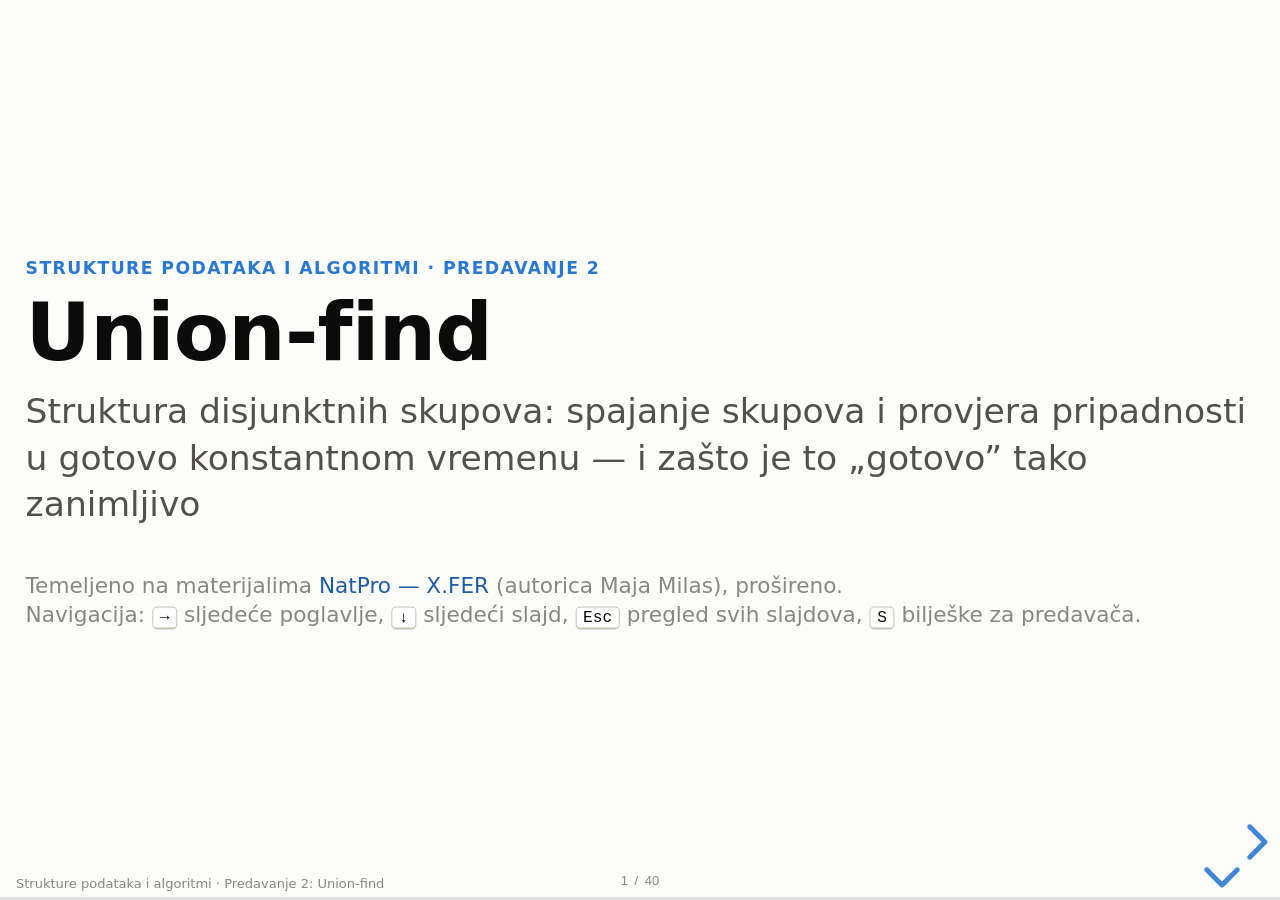
<file: 02-union-find/index.html>
<!doctype html>
<html lang="hr">
<head>
<meta charset="utf-8">
<meta name="viewport" content="width=device-width, initial-scale=1">
<title>Union-find — predavanje</title>
<link rel="stylesheet" href="vendor/reveal/reset.css">
<link rel="stylesheet" href="vendor/reveal/reveal.css">
<link rel="stylesheet" href="assets/theme.css">
</head>
<body>
<div class="reveal">
<div class="slides">

<!-- ===================================================================== -->
<!-- 0. UVOD                                                                -->
<!-- ===================================================================== -->
<section>
  <section class="title-slide">
    <span class="kicker">Strukture podataka i algoritmi · Predavanje 2</span>
    <h1>Union-find</h1>
    <p class="sub">Struktura disjunktnih skupova: spajanje skupova i provjera pripadnosti<br>u gotovo konstantnom vremenu — i zašto je to „gotovo” tako zanimljivo</p>
    <p class="meta">Temeljeno na materijalima <a href="https://materijali.xfer.hr/docs/algoritmi-nad-grafovima-1/union-find-struktura">NatPro — X.FER</a> (autorica Maja Milas), prošireno.<br>
    Navigacija: <kbd>→</kbd> sljedeće poglavlje, <kbd>↓</kbd> sljedeći slajd, <kbd>Esc</kbd> pregled svih slajdova, <kbd>S</kbd> bilješke za predavača.</p>
  </section>

  <section>
    <h2>Plan predavanja</h2>
    <ol>
      <li><strong>Problem dinamičke povezanosti</strong> — i dva naivna rješenja</li>
      <li><strong>Struktura</strong> — predstavnici, <code>find</code>, <code>unite</code>, unija po veličini</li>
      <li><strong>Kompresija puta</strong> — jedan redak koda koji mijenja sve</li>
      <li><strong>Koliko to zapravo košta?</strong> — amortizirana analiza, <span class="m">log* n</span> i inverzna Ackermannova funkcija</li>
      <li><strong>Primjene</strong> — komponente i ciklusi, Kruskalov algoritam, brisanje unatrag</li>
      <li><strong>Proširenja</strong> — paritet i težine, malo u veliko, vraćanje operacija</li>
      <li><strong>Zadaci</strong></li>
    </ol>
    <p class="small muted">Crvena nit: <em>svaka operacija smije biti skupa, ali cijeli niz operacija je jeftin.</em></p>
  </section>
</section>

<!-- ===================================================================== -->
<!-- 1. PROBLEM                                                             -->
<!-- ===================================================================== -->
<section>
  <section class="chapter" data-background-color="#0f2a4a">
    <span class="kicker">Poglavlje 1</span>
    <h1>Problem dinamičke povezanosti</h1>
    <p>„Jesu li <span class="m">a</span> i <span class="m">b</span> u istoj grupi?” i „spoji grupe od <span class="m">a</span> i <span class="m">b</span>” — mnogo puta, brzo.</p>
  </section>

  <section>
    <h2>Zadatak za zagrijavanje</h2>
    <p class="small">U nekoj zemlji postoji <span class="m">n</span> gradova i <span class="m">m</span> cesta koje ih povezuju, a u svakom gradu na početku živi <span class="m">x</span> ljudi. Tijekom vremena neke se ceste urušavaju. Dolaze dvije vrste upita:</p>
    <ul class="small">
      <li><strong>D K</strong> — urušila se cesta <span class="m">K</span></li>
      <li><strong>P A x</strong> — populacija grada <span class="m">A</span> postala je <span class="m">x</span></li>
    </ul>
    <p class="small">Nakon <strong>svakog</strong> upita treba reći koliko stanovnika ima trenutno najnaseljenija <em>regija</em> (skup gradova među kojima se može putovati cestama).</p>
    <div class="callout note"><span class="label">Razmislite</span>
      Ceste samo nestaju, regije se samo <em>dijele</em>. Kako bismo to pratili? Puni tekst: <a href="https://www.codechef.com/problems/ABROADS">CodeChef ABROADS</a>. Rješenje dolazi na kraju 5. poglavlja — i bit će iznenađujuće jednostavno.</div>
  </section>

  <section>
    <h2>Dinamička povezanost</h2>
    <div class="cols">
      <div>
        <p class="small">Imamo <span class="m">n</span> elemenata raspoređenih u <strong>disjunktne skupove</strong> (nijedan element nije u dva skupa). Na početku je svaki element sam u svom skupu. Podržavamo dvije operacije:</p>
        <ul class="small">
          <li><code>same(a, b)</code> — jesu li <span class="m">a</span> i <span class="m">b</span> u istom skupu?</li>
          <li><code>unite(a, b)</code> — spoji skup od <span class="m">a</span> sa skupom od <span class="m">b</span></li>
        </ul>
        <p class="small">Skupovi se samo <strong>spajaju</strong>, nikad ne dijele. To ograničenje je ono što strukturu čini tako brzom.</p>
      </div>
      <div>
        <p class="small"><strong>Gdje se javlja:</strong></p>
        <ul class="small">
          <li>komponente povezanosti grafa koji <em>raste</em> (dodaju se bridovi)</li>
          <li>Kruskalov algoritam za minimalno razapinjuće stablo</li>
          <li>otkrivanje ciklusa u neusmjerenom grafu</li>
          <li>klase ekvivalencije: „a = b, b = c, je li a = c?”</li>
          <li>segmentacija slike, perkolacija na mreži, unifikacija tipova u prevoditeljima</li>
        </ul>
      </div>
    </div>
  </section>

  <section>
    <h2>Pristup 1: polje oznaka</h2>
    <p class="small">Svakom elementu zapišemo <strong>oznaku skupa</strong>. <code>same</code> je jedna usporedba. Ali <code>unite</code> mora <em>prepisati</em> oznaku svakog elementa jednog od skupova — prođe kroz cijelo polje.</p>
    <div class="viz" data-viz="labels" data-n="12"></div>
    <div class="cols">
      <div class="callout warn"><span class="label">Cijena</span> <code>same</code>: <span class="m">O(1)</span>. <code>unite</code>: <span class="m">O(n)</span>. Niz od <span class="m">m</span> unija: <span class="m">O(nm)</span>.</div>
      <div class="callout tip"><span class="label">Prvo poboljšanje</span> Pamtimo popis elemenata svakog skupa i uvijek prepisujemo <strong>manji</strong> skup. Svaki element promijeni oznaku najviše <span class="m">log₂ n</span> puta → ukupno <span class="m">O(n log n)</span>. Zapamtite taj argument: vraća se u 6. poglavlju.</div>
    </div>
  </section>

  <section>
    <h2>Pristup 2: šuma stabala</h2>
    <p class="small">Svaki skup je <strong>stablo</strong>; element pamti samo <em>roditelja</em> (<code>link[x]</code>), a korijen je <strong>predstavnik</strong>. <code>find</code> se penje do korijena, <code>unite</code> spoji dva korijena. Nema prepisivanja — ali stabla mogu postati visoka: predložak „Lanac” (unije <span class="m">(1,0), (2,1), …</span>) daje dubinu <span class="m">n − 1</span>; isprobajte <em>find(a)</em> s <span class="m">a = 0</span>.</p>
    <div class="viz" data-viz="dsu" data-n="12" data-bysize="0" data-compress="0" data-preset="chain" data-w="1000" data-h="270"></div>
    <aside class="notes">Pustiti „Lanac” bez heuristika i find(0). Zatim uključiti uniju po veličini i opet „Lanac”: zvijezda. Zatim „Binomno”: dubina log n čak i s unijom po veličini — to je najgori slučaj za tu heuristiku.</aside>
  </section>
</section>

<!-- ===================================================================== -->
<!-- 2. STRUKTURA                                                           -->
<!-- ===================================================================== -->
<section>
  <section class="chapter" data-background-color="#0f2a4a">
    <span class="kicker">Poglavlje 2</span>
    <h1>Struktura</h1>
    <p>Predstavnici, dvije operacije i prva heuristika: manji skup pod veći.</p>
  </section>

  <section>
    <h2>Union-find (disjoint set union)</h2>
    <div class="cols">
      <div>
        <p class="small">Struktura raspodjeljuje elemente u <strong>skupove</strong>. Svaki skup ima <strong>predstavnika</strong> (representative), a elementi su lancem roditelja povezani s njim. Dva skupa spajamo tako da <em>povežemo njihove predstavnike</em>: jedan korijen postane dijete drugoga.</p>
        <ul class="small">
          <li><code>find(x)</code> — vraća predstavnika skupa koji sadrži <span class="m">x</span></li>
          <li><code>unite(a, b)</code> — spaja skup od <span class="m">a</span> i skup od <span class="m">b</span></li>
          <li><code>same(a, b)</code> — <code>find(a) == find(b)</code></li>
        </ul>
      </div>
      <div>
        <div class="callout thm"><span class="label">Ključna ideja</span>
          Pamtimo samo <strong>roditelja</strong>. Spajanje je jedan zapis: <code>link[b] = a</code>. Sav posao seli se u <code>find</code>, koji se penje po stablu — pa je visina stabla sve što određuje cijenu.</div>
        <p class="small">Dvije heuristike drže stabla niskima: <strong>unija po veličini</strong> (ovo poglavlje) i <strong>kompresija puta</strong> (sljedeće). Zajedno daju <em>gotovo konstantno</em> vrijeme po operaciji.</p>
      </div>
    </div>
  </section>

  <section>
    <h2>Implementacija</h2>
    <div class="cols">
      <div>
        <p class="small">Polje <code>link</code>: na <span class="m">i</span>-tom mjestu roditelj elementa <span class="m">i</span> (predstavnik pokazuje sam na sebe). Polje <code>len</code>: za predstavnike, veličina skupa. Na početku je svaki element sam svoj predstavnik, a sve veličine su 1.</p>
<pre><code class="language-cpp" data-trim>
for (int i = 0; i &lt; n; i++) link[i] = i;
for (int i = 0; i &lt; n; i++) len[i] = 1;

int find(int x) {
    while (x != link[x]) x = link[x];   // penji se do korijena
    return x;
}

bool same(int a, int b) {
    return find(a) == find(b);
}
</code></pre>
      </div>
      <div>
        <p class="small"><code>unite</code> nađe oba predstavnika i <strong>manji skup objesi pod veći</strong>:</p>
<pre><code class="language-cpp" data-trim>
void unite(int a, int b) {
    a = find(a);
    b = find(b);
    if (a == b) return;                 // već u istom skupu
    if (len[a] &lt; len[b]) swap(a, b);    // a je veći
    len[a] += len[b];
    link[b] = a;                        // b-ov korijen pod a-ov
}
</code></pre>
        <p class="small muted">Memorija: dva polja cijelih brojeva. Bez rekurzije, bez pokazivača — zato je ovo jedna od najčešćih struktura na natjecanjima.</p>
      </div>
    </div>
  </section>

  <section>
    <h2>Unija po veličini: zašto <span class="m">log₂ n</span>?</h2>
    <div class="cols">
      <div>
        <div class="callout thm"><span class="label">Lema</span>
          Ako uvijek vješamo manji skup pod veći, svako stablo s <span class="m">k</span> elemenata ima dubinu najviše <span class="m">log₂ k</span>. Dakle <code>find</code> košta <span class="m">O(log n)</span>.</div>
        <p class="small"><strong>Dokaz.</strong> Pratimo jedan element <span class="m">x</span>. Njegova dubina raste za 1 samo kad njegov korijen postane dijete drugog korijena. Tada se njegov skup spaja s barem jednako velikim, pa se <strong>veličina skupa barem udvostruči</strong>. Veličina ne može prijeći <span class="m">n</span>, pa se to dogodi najviše <span class="m">log₂ n</span> puta. ∎</p>
        <p class="small">Granica je <strong>dostižna</strong>: spajanjem jednako velikih skupova (parovi, pa četvorke, pa osmice…) nastaje binomno stablo dubine točno <span class="m">log₂ n</span>. Predložak „Binomno” desno.</p>
      </div>
      <div class="viz" data-viz="dsu" data-n="8" data-bysize="1" data-compress="0" data-preset="binom" data-compact="1"></div>
    </div>
    <p class="small muted"><strong>Unija po rangu</strong>: umjesto veličine pamtimo <em>rang</em> (gornju granicu visine), koji raste samo pri spajanju dvaju stabala istog ranga. Ista granica; koristi se u dokazu u 4. poglavlju.</p>
  </section>
</section>

<!-- ===================================================================== -->
<!-- 3. KOMPRESIJA PUTA                                                     -->
<!-- ===================================================================== -->
<section>
  <section class="chapter" data-background-color="#0f2a4a">
    <span class="kicker">Poglavlje 3</span>
    <h1>Kompresija puta</h1>
    <p>Kad se već penjemo do korijena, usput prevežimo sve što smo prošli izravno na njega.</p>
  </section>

  <section>
    <h2>Ideja: <code>find</code> koji popravlja stablo</h2>
    <div class="cols">
      <div>
        <p class="small"><code>find(x)</code> prođe putem <span class="m">x → … → korijen</span>. Sve čvorove na putu odmah <strong>prevežemo izravno na korijen</strong>: predstavnik ostaje isti, a sljedeći <code>find</code> bilo kojeg od njih košta jedan korak.</p>
<pre><code class="language-cpp" data-trim>
int find(int x) {
    if (link[x] == x) return x;
    return link[x] = find(link[x]);  // usput preveži x na korijen
}
</code></pre>
        <p class="small">Isto bez rekurzije (dva prolaza):</p>
<pre><code class="language-cpp" data-trim>
int find(int x) {
    int r = x;
    while (link[r] != r) r = link[r];           // 1. nađi korijen
    while (link[x] != r) {                      // 2. preveži put
        int nx = link[x]; link[x] = r; x = nx;
    }
    return r;
}
</code></pre>
      </div>
      <div>
        <div class="viz" data-viz="dsu" data-n="8" data-bysize="1" data-compress="1" data-preset="binom" data-compact="1"></div>
        <p class="small muted">„Binomno”, pa u načinu <em>klik: find</em> kliknite 7: put se spljošti.</p>
      </div>
    </div>
  </section>

  <section>
    <h2>Varijante i što dobivamo</h2>
    <div class="cols">
      <div>
        <p class="small"><strong>Prepolavljanje puta</strong> (path halving) — jedan prolaz, svaki čvor preskoči roditelja:</p>
<pre><code class="language-cpp" data-trim>
int find(int x) {
    while (link[x] != x) {
        link[x] = link[link[x]];   // preskoči jednu razinu
        x = link[x];
    }
    return x;
}
</code></pre>
        <p class="small"><strong>Razdvajanje puta</strong> (path splitting) je slično. Tarjan i van Leeuwen (1984) pokazali su da sve tri varijante imaju <em>istu</em> asimptotiku, a prepolavljanje je u praksi često najbrže.</p>
      </div>
      <div>
        <table>
          <tr><th>heuristike</th><th>jedan <code>find</code>, najgore</th><th>po operaciji, amortizirano</th></tr>
          <tr><td>ništa</td><td class="num"><span class="m">O(n)</span></td><td class="num"><span class="m">O(n)</span></td></tr>
          <tr><td>unija po veličini</td><td class="num"><span class="m">O(log n)</span></td><td class="num"><span class="m">O(log n)</span></td></tr>
          <tr><td>samo kompresija</td><td class="num"><span class="m">O(n)</span></td><td class="num"><span class="m">O(log n)</span></td></tr>
          <tr><td><strong>oboje</strong></td><td class="num"><span class="m">O(log n)</span></td><td class="num"><strong><span class="m">O(α(n))</span></strong></td></tr>
        </table>
        <p class="small muted">Samo kompresija: ukupno <span class="m">Θ(m · log<sub>1+m/n</sub> n)</span> za <span class="m">m</span> operacija. Oboje: <span class="m">O(m · α(n))</span>, gdje je <span class="m">α</span> inverzna Ackermannova funkcija — u praksi <span class="m">α(n) ≤ 4</span>.</p>
        <p class="small">Što znači „amortizirano”? Sljedeće poglavlje.</p>
      </div>
    </div>
  </section>
</section>

<!-- ===================================================================== -->
<!-- 4. KOLIKO TO KOŠTA?                                                    -->
<!-- ===================================================================== -->
<section>
  <section class="chapter" data-background-color="#0f2a4a">
    <span class="kicker">Poglavlje 4</span>
    <h1>Koliko to zapravo košta?</h1>
    <p>Amortizirana analiza, mjerenje, skica dokaza i funkcija koja raste sporije od svega što ćete ikad sresti.</p>
  </section>

  <section>
    <h2>Amortizirana složenost</h2>
    <div class="cols">
      <div>
        <p class="small">Pojedini <code>find</code> uz kompresiju može koštati <span class="m">O(log n)</span> koraka. Ali taj isti posao <em>popravi stablo</em>, pa sljedeći pozivi budu jeftiniji. Pitamo zato:</p>
        <div class="callout thm"><span class="label">Definicija</span>
          Niz od <span class="m">m</span> operacija ima <strong>amortiziranu cijenu</strong> <span class="m">T</span> po operaciji ako ukupno košta najviše <span class="m">m · T</span> — za <em>svaki</em> mogući niz. Pojedina operacija smije biti skuplja, dok je prosjek preko niza ograničen.</div>
        <p class="small">Poznati primjer: <code>vector::push_back</code>. Povremeno kopira cijelo polje (<span class="m">O(n)</span>), ali udvostručavanje kapaciteta daje <span class="m">O(1)</span> amortizirano.</p>
      </div>
      <div>
        <p class="small"><strong>Kako se to dokazuje?</strong> Metoda potencijala: skupa operacija <em>smanjuje</em> neku mjeru „nereda” u strukturi (ovdje: koliko su stabla visoka), a jeftine je operacije polako grade. Nered je ograničen, pa i ukupna cijena.</p>
        <div class="callout key"><span class="label">Za union-find</span>
          Svaki niz od <span class="m">m</span> operacija <code>find</code>/<code>unite</code> nad <span class="m">n</span> elemenata, uz uniju po rangu i kompresiju puta, košta <span class="m">O(m · α(n))</span> (Tarjan, 1975). Nijedan pojedini <code>find</code> nije skuplji od <span class="m">O(log n)</span>.</div>
      </div>
    </div>
  </section>

  <section>
    <h2>Mjerenje u pregledniku</h2>
    <p class="small">Koliko koraka (praćenja <code>link[x]</code>) troši prosječan <code>find</code>? Dva testa: slučajne unije i zlonamjerni „lanac”. Pokrenite i usporedite retke.</p>
    <div class="viz" data-viz="bench"></div>
    <p class="small muted">Primijetite: s obje heuristike prosječan <code>find</code> košta oko jedan korak, a najveća dubina nakon unija ostaje malena. Samo kompresija je u slučajnom testu gotovo jednako dobra — i zato ju mnogi natjecatelji koriste bez unije po veličini. Lanac pokazuje zašto je to ipak rizik bez druge heuristike… i zašto je kompresija sama ipak bitno bolja od ničega.</p>
    <aside class="notes">Bez heuristika: lanac dubine 9999, prosječan find ≈ 5000 koraka; u slučajnom testu dubina u tisućama. Unija po veličini: dubina ≤ 14. Samo kompresija na lancu: prvi find-ovi su skupi, kasnije jeftini — amortizacija na djelu.</aside>
  </section>

  <section>
    <h2>Skica dokaza: <span class="m">O((m + n) · log* n)</span></h2>
    <p class="small">Dokazujemo slabiju, ali i dalje nevjerojatnu granicu (Hopcroft i Ullman, 1973). Koristimo <strong>uniju po rangu</strong>: <span class="m">rang(x)</span> je gornja granica visine podstabla kad je <span class="m">x</span> bio korijen.</p>
    <div class="cols">
      <div>
        <p class="small"><strong>Svojstva rangova</strong> (sva se dokazuju u par redaka):</p>
        <ol class="small">
          <li>Rang se mijenja samo dok je čvor korijen; kad postane dijete, zauvijek je fiksan.</li>
          <li>Na putu prema korijenu rangovi <strong>strogo rastu</strong>: <span class="m">rang(x) &lt; rang(link[x])</span>. Kompresija to čuva (novi roditelj je predak starog).</li>
          <li>Čvorova ranga <span class="m">r</span> ima najviše <span class="m">n / 2<sup>r</sup></span> (podstablo ranga <span class="m">r</span> ima bar <span class="m">2<sup>r</sup></span> čvorova u trenutku nastanka, a ta su podstabla disjunktna).</li>
          <li>Najveći rang je <span class="m">≤ log₂ n</span>.</li>
        </ol>
      </div>
      <div>
        <p class="small"><strong>Grupiranje rangova u razrede.</strong> Rang <span class="m">r</span> stavimo u razred prema <span class="m">log* r</span>: razredi su <span class="mr">{1}, {2}, {3, 4}, {5, …, 16}, {17, …, 65536}, …</span> Svaki sljedeći razred seže do <span class="m">2<sup>gornja granica prethodnog</sup></span>. Rangova ima <span class="m">≤ log₂ n</span>, pa <strong>razreda ima <span class="m">O(log* n)</span></strong>.</p>
        <div class="callout note"><span class="label">log*</span>
          <span class="m">log* n</span> = koliko puta treba primijeniti <span class="m">log₂</span> da od <span class="m">n</span> dođemo do <span class="m">≤ 1</span>. <span class="m">log* 65536 = 4</span>, <span class="m">log* 2<sup>65536</sup> = 5</span>. Za svaki <span class="m">n</span> koji stane u računalo, <span class="m">log* n ≤ 5</span>.</div>
      </div>
    </div>
  </section>

  <section>
    <h2>Skica dokaza: naplata koraka</h2>
    <div class="cols">
      <div>
        <p class="small">Promotrimo <code>find(x)</code> i put <span class="m">x = v₀ → v₁ → … → korijen</span>. Svaki korak <span class="m">v<sub>i</sub> → v<sub>i+1</sub></span> naplaćujemo <strong>jednome od dvoje</strong>:</p>
        <ul class="small">
          <li><strong>Operaciji</strong>, ako su <span class="m">rang(v<sub>i</sub>)</span> i <span class="m">rang(v<sub>i+1</sub>)</span> u <em>različitim</em> razredima (ili je <span class="m">v<sub>i+1</sub></span> korijen ili njegovo dijete). Rangovi rastu duž puta, pa takvih koraka ima najviše <span class="m">O(log* n)</span> po operaciji.</li>
          <li><strong>Čvoru <span class="m">v<sub>i</sub></span></strong>, ako su u <em>istom</em> razredu. Nakon kompresije <span class="m">v<sub>i</sub></span> dobije novog roditelja s <strong>strogo većim</strong> rangom. Unutar razreda <span class="mr">[r, 2<sup>r</sup>⟩</span> to se može dogoditi najviše <span class="m">2<sup>r</sup></span> puta, a onda roditelj iskače iz razreda i čvor se više nikad ne naplaćuje.</li>
        </ul>
      </div>
      <div>
        <p class="small"><strong>Zbrajanje po razredima.</strong> U razredu koji počinje rangom <span class="m">r</span> ima najviše <span class="m">n/2<sup>r</sup> + n/2<sup>r+1</sup> + … ≤ 2n/2<sup>r</sup></span> čvorova, a svaki plaća najviše <span class="m">2<sup>r</sup></span> puta: ukupno <span class="m">≤ 2n</span> po razredu. Razreda je <span class="m">O(log* n)</span>.</p>
        <div class="callout key"><span class="label">Rezultat</span>
          Operacije plaćaju <span class="m">O(m · log* n)</span>, čvorovi <span class="m">O(n · log* n)</span>. Ukupno <span class="eq">O((m + n) · log* n)</span>
          Finija podjela rangova (Tarjan) daje <span class="m">O(m · α(n))</span>. Ideja je ista: skupi koraci su rijetki jer svaki trajno popravi stablo.</div>
      </div>
    </div>
    <aside class="notes">Ključna rečenica: svaki korak naplaćujemo ili find-u (malo takvih po find-u) ili čvoru (malo takvih po čvoru ukupno). Nema trećeg. To je cijela amortizirana analiza.</aside>
  </section>

  <section>
    <h2>Inverzna Ackermannova funkcija <span class="m">α(n)</span></h2>
    <div class="cols w-3-2">
      <div>
        <p class="small">Ackermannova funkcija raste brže od bilo koje eksponencijalne, dvostruko eksponencijalne, … funkcije. Njezin inverz <span class="m">α(n)</span> raste <strong>sporije od bilo čega što ćete sresti</strong>:</p>
        <table>
          <tr><th class="num">n (do)</th><th class="num">α(n)</th><th class="num">log* n</th></tr>
          <tr><td class="num">3</td><td class="num">1</td><td class="num">2</td></tr>
          <tr><td class="num">7</td><td class="num">2</td><td class="num">3</td></tr>
          <tr><td class="num">2047</td><td class="num">3</td><td class="num">4</td></tr>
          <tr><td class="num">2<sup>2047</sup> (≈ 10<sup>616</sup>) i daleko više</td><td class="num">4</td><td class="num">5 … </td></tr>
        </table>
        <p class="small muted">Za sve <span class="m">n</span> do broja atoma u vidljivom svemiru (≈ 10<sup>80</sup>) vrijedi <span class="m">α(n) ≤ 4</span>. U praksi je union-find <em>konstantno</em> vrijeme po operaciji.</p>
      </div>
      <div>
        <div class="callout thm"><span class="label">Teorem (Tarjan, 1975)</span>
          Uz uniju po rangu (ili veličini) i kompresiju puta, <span class="m">m</span> operacija nad <span class="m">n</span> elemenata košta <span class="m">O(m · α(n))</span>.</div>
        <div class="callout note"><span class="label">A bolje?</span>
          Ne. Fredman i Saks (1989): svaka struktura ove vrste treba <span class="m">Ω(α(n))</span> amortizirano po operaciji. Union-find je, dakle, <strong>optimalan</strong> — i jedna od rijetkih struktura čija je točna složenost poznata.</div>
        <p class="small muted">Seidel i Sharir (2005) daju moderni, kraći dokaz „odozgo prema dolje”.</p>
      </div>
    </div>
  </section>
</section>

<!-- ===================================================================== -->
<!-- 5. PRIMJENE                                                            -->
<!-- ===================================================================== -->
<section>
  <section class="chapter" data-background-color="#0f2a4a">
    <span class="kicker">Poglavlje 5</span>
    <h1>Primjene</h1>
    <p>Komponente i ciklusi, Kruskalov algoritam, brisanje unatrag — i rješenje zadatka s početka.</p>
  </section>

  <section>
    <h2>Komponente povezanosti i ciklusi</h2>
    <div class="cols">
      <div>
        <p class="small">Neusmjereni graf dan je popisom bridova. Prolazimo bridove redom i spajamo krajeve. Brid čiji su krajevi <strong>već u istom skupu</strong> zatvara <strong>ciklus</strong>. Broj komponenti pada za 1 sa svakom uspješnom unijom.</p>
<pre><code class="language-cpp" data-trim>
int komponente = n;
for (auto [a, b] : bridovi) {
    if (same(a, b)) {
        // brid (a, b) zatvara ciklus
    } else {
        unite(a, b);
        komponente--;
    }
}
</code></pre>
      </div>
      <div>
        <ul class="small">
          <li>Graf je <strong>stablo</strong> ⇔ povezan i nijedan brid ne zatvara ciklus (ekvivalentno: <span class="m">m = n − 1</span> i povezan).</li>
          <li>Radi i kad bridovi dolaze <em>jedan po jedan</em> (online) — za razliku od DFS-a, ne treba ponovno pretraživati.</li>
          <li>Isto na mreži: polja su čvorovi, susjedna „kopnena” polja se spajaju → broj otoka, najveći otok, perkolacija.</li>
        </ul>
        <div class="callout tip"><span class="label">Savjet</span> Kad vidite „dodaj brid” i „jesu li povezani?” bez brisanja, union-find je gotovo uvijek pravi alat. S brisanjem — pogledajte slajd o brisanju unatrag.</div>
      </div>
    </div>
  </section>

  <section>
    <h2>Minimalno razapinjuće stablo i Kruskalov algoritam</h2>
    <div class="cols">
      <div>
        <p class="small"><strong>Razapinjuće stablo</strong> grafa je podgraf sa svim vrhovima i nekim bridovima koji je stablo. <strong>Minimalno</strong> (MST) je ono s najmanjim zbrojem težina. Ne mora biti jedinstveno.</p>
        <p class="small"><strong>Kruskal:</strong> sortiraj bridove po težini i dodaj svaki koji <em>ne zatvara ciklus</em>. Provjera ciklusa je upravo <code>same</code>, dodavanje je <code>unite</code>.</p>
<pre><code class="language-cpp" data-trim>
vector&lt;tuple&lt;int,int,int&gt;&gt; edgeList;  // (w, a, b)
sort(edgeList.begin(), edgeList.end());
long long ukupno = 0;
for (auto [w, a, b] : edgeList) {
    if (same(a, b)) continue;          // ciklus
    unite(a, b);
    ukupno += w;
}
</code></pre>
        <p class="small muted">Složenost: <span class="m">O(m log m)</span> za sortiranje; union-find dio je <span class="m">O(m · α(n))</span>.</p>
      </div>
      <div>
        <p class="small"><strong>Zašto radi?</strong> Neka je <span class="m">e</span> najlakši brid koji Kruskal dodaje između dva trenutno nespojena dijela. Svako razapinjuće stablo mora te dijelove spojiti <em>nekim</em> bridom <span class="m">f</span> preko istog „reza”, a <span class="m">w(f) ≥ w(e)</span>. Zamjena <span class="m">f</span> s <span class="m">e</span> ne povećava težinu — pa postoji optimalno stablo koje sadrži <span class="m">e</span>. Induktivno: Kruskalov izbor je uvijek dio nekog MST-a.</p>
        <div class="callout note"><span class="label">Primijetite</span> Kruskalov algoritam je <em>pohlepan</em>: nikad ne odustaje od dodanog brida. Union-find mu daje provjeru ciklusa u gotovo konstantnom vremenu — bez njega bi svaka provjera bila obilazak grafa.</div>
      </div>
    </div>
  </section>

  <section>
    <h2>Kruskal — vizualizacija</h2>
    <p class="small">Težina brida ≈ njegova duljina. Popis desno je sortiran; boja oboda vrha je njegov skup. Odbačeni bridovi (crveno) spajaju vrhove istog skupa.</p>
    <div class="viz" data-viz="kruskal" data-n="10"></div>
  </section>

  <section>
    <h2>Brisanje unatrag (offline trik)</h2>
    <div class="cols">
      <div>
        <p class="small">Union-find ne zna <strong>brisati</strong> bridove. Ali ako su svi upiti poznati unaprijed (<em>offline</em>), brisanje čitano <strong>unatrag</strong> postaje dodavanje:</p>
        <ol class="small">
          <li>Primijeni sva brisanja: izgradi strukturu od bridova koji <em>prežive</em>.</li>
          <li>Obrađuj upite od <strong>zadnjeg prema prvom</strong>. Odgovor na upit <span class="m">i</span> je trenutno stanje; zatim „poništi” brisanje — dodaj brid natrag (<code>unite</code>).</li>
          <li>Ispiši odgovore u izvornom redoslijedu.</li>
        </ol>
<pre><code class="language-cpp" data-trim>
// upit i: obriši brid k_i; svi bridovi koji nisu
// ni u jednom upitu odmah su spojeni unite-om
for (int i = q - 1; i &gt;= 0; i--) {
    odgovor[i] = komponente;        // stanje NAKON upita i
    if (!same(a[k_i], b[k_i])) komponente--;
    unite(a[k_i], b[k_i]);          // vrati brid
}
</code></pre>
      </div>
      <div>
        <div class="viz" data-viz="offline" data-n="9"></div>
      </div>
    </div>
  </section>

  <section>
    <h2>Rješenje zadatka s početka</h2>
    <div class="cols">
      <div>
        <p class="small">Gradovi, ceste koje se urušavaju, promjene populacije, najnaseljenija regija nakon svakog upita.</p>
        <ol class="small">
          <li><strong>Pročitaj sve upite.</strong> Označi ceste koje se ikad uruše; preostale odmah spoji. Primijeni sve promjene populacije da dobiješ <em>konačne</em> populacije; za svaki upit <strong>P</strong> zapamti <em>prethodnu</em> vrijednost grada.</li>
          <li>Za svaki skup drži <code>suma[predstavnik]</code>; sve sume stavi u <code>multiset</code>.</li>
          <li>Upite obrađuj <strong>unatrag</strong>. Odgovor = najveći element multiseta.
            <ul>
              <li><strong>D K</strong> unatrag = dodaj cestu: <code>unite</code>, izbriši dvije stare sume iz multiseta, ubaci zbroj.</li>
              <li><strong>P A x</strong> unatrag = vrati staru populaciju grada <span class="m">A</span>: ažuriraj sumu njegovog skupa u multisetu.</li>
            </ul></li>
        </ol>
      </div>
      <div>
        <div class="callout key"><span class="label">Složenost</span> Svaki upit: jedan <code>find</code>/<code>unite</code> (<span class="m">α(n)</span>) i par operacija nad multisetom (<span class="m">log n</span>). Ukupno <span class="m">O((n + m + q) log n)</span>.</div>
        <p class="small">Poanta nije u detaljima, nego u obratu: <em>problem s brisanjem postao je problem s dodavanjem</em>, a za dodavanje imamo gotovo besplatnu strukturu.</p>
        <p class="small muted">Isti trik rješava „broj parova nepovezanih gradova nakon svakog rušenja mosta”, „kad se dva vrha razdvoje” i slične zadatke — vidi popis na kraju.</p>
      </div>
    </div>
  </section>

  <section>
    <h2>Trik: „sljedeći slobodni”</h2>
    <div class="cols">
      <div>
        <p class="small">Union-find nad <em>indeksima</em>: <code>nxt[i]</code> = najmanji još slobodan indeks <span class="m">≥ i</span>. Kad zauzmemo <span class="m">i</span>, prevežemo ga na <span class="m">i + 1</span>; kompresija puta onda preskače cijele blokove zauzetih polja.</p>
<pre><code class="language-cpp" data-trim>
// na početku nxt[i] = i za 0 ≤ i ≤ n (nxt[n] = n je "nema slobodnih")
int slobodan(int i) {
    return nxt[i] == i ? i : nxt[i] = slobodan(nxt[i]);
}
void zauzmi(int i) { nxt[i] = i + 1; }

// oboji sve još neobojene pozicije u [l, r]
for (int i = slobodan(l); i &lt;= r; i = slobodan(i + 1)) {
    boja[i] = c;
    zauzmi(i);
}
</code></pre>
      </div>
      <div>
        <ul class="small">
          <li>Svaka pozicija se zauzme najviše jednom, pa je ukupno <span class="m">O((n + q) · α(n))</span> bez obzira na to koliko se intervali preklapaju.</li>
          <li>Tipična primjena: bojanje intervala „zadnji sloj pobjeđuje” — obrađuj upite <strong>unatrag</strong> i boji samo još neobojeno.</li>
          <li>Isti oblik: „k-ti slobodan stol”, „sljedeća neposjećena pozicija” u BFS-u po nizu, parkiranje.</li>
        </ul>
        <div class="callout tip"><span class="label">Opća slika</span> Union-find nije samo za grafove: svaki put kad se elementi <em>trajno</em> grupiraju ili kad pokazivač „sljedeći” samo napreduje, struktura daje gotovo konstantne operacije.</div>
      </div>
    </div>
  </section>
</section>

<!-- ===================================================================== -->
<!-- 6. PROŠIRENJA                                                          -->
<!-- ===================================================================== -->
<section>
  <section class="chapter" data-background-color="#0f2a4a">
    <span class="kicker">Poglavlje 6</span>
    <h1>Proširenja</h1>
    <p>Podaci po skupu, paritet i težine na putu, malo u veliko, vraćanje operacija.</p>
  </section>

  <section>
    <h2>Podaci po skupu</h2>
    <div class="cols">
      <div>
        <p class="small">Sve što se može <strong>spojiti iz dva dijela</strong> možemo držati u predstavniku: veličinu, zbroj, najmanji element, broj bridova, bitmasku boja… Pri uniji spojimo vrijednosti u novom korijenu.</p>
<pre><code class="language-cpp" data-trim>
void unite(int a, int b) {
    a = find(a); b = find(b);
    if (a == b) { bridova[a]++; return; }   // brid unutar skupa
    if (len[a] &lt; len[b]) swap(a, b);
    link[b] = a;
    len[a]     += len[b];
    suma[a]    += suma[b];
    najmanji[a] = min(najmanji[a], najmanji[b]);
    bridova[a] += bridova[b] + 1;
}
</code></pre>
      </div>
      <div>
        <ul class="small">
          <li>Vrijednost je valjana <strong>samo u predstavniku</strong>; uvijek čitajte <code>suma[find(x)]</code>.</li>
          <li>Promjena vrijednosti jednog elementa: ažurirajte vrijednost njegova predstavnika.</li>
          <li>„Broj bridova = broj vrhova” po komponenti (točno jedan ciklus), „je li komponenta stablo”, „zbroj populacije regije” iz zadatka s početka — sve isti obrazac.</li>
        </ul>
        <div class="callout warn"><span class="label">Oprez</span> Operacija mora biti <em>asocijativna</em> i računata samo iz dvaju dijelova. Medijan ili broj različitih vrijednosti to nisu — za njih treba trik „malo u veliko” (za dva slajda).</div>
      </div>
    </div>
  </section>

  <section>
    <h2>Union-find s paritetom: je li graf bipartitan?</h2>
    <div class="cols w-2-3">
      <div>
        <p class="small">Uz roditelja pamtimo i <strong>paritet puta</strong> do njega: <code>par[x] ∈ {0, 1}</code>. Paritet do korijena je zbroj (XOR) duž puta; kompresija ga usput zbraja. Brid <span class="m">(u, v)</span> zahtijeva da <span class="m">u</span> i <span class="m">v</span> imaju <strong>različit</strong> paritet.</p>
        <ul class="small">
          <li>Različiti skupovi: spoji ih i postavi paritet korijena tako da uvjet vrijedi.</li>
          <li>Isti skup, različit paritet: brid zatvara <em>parni</em> ciklus — u redu.</li>
          <li>Isti skup, <strong>isti paritet</strong>: neparni ciklus → graf <strong>nije bipartitan</strong>.</li>
        </ul>
        <p class="small muted">Radi i online: bridovi dolaze jedan po jedan, a mi nakon svakog znamo je li graf još bipartitan. Isti mehanizam vodi „prijatelj/neprijatelj” relacije.</p>
      </div>
      <div class="viz" data-viz="parity" data-n="8"></div>
    </div>
  </section>

  <section>
    <h2>Implementacija s paritetom i općenito s težinama</h2>
    <div class="cols">
      <div>
<pre><code class="language-cpp" data-trim>
int link[N], par[N];   // par[x] = paritet puta x → link[x]

pair&lt;int,int&gt; find(int x) {   // (predstavnik, paritet x → predstavnik)
    if (link[x] == x) return {x, 0};
    auto [r, p] = find(link[x]);
    link[x] = r; par[x] ^= p;    // kompresija: x sad pokazuje na r
    return {r, par[x]};
}

bool dodajBrid(int a, int b) {   // false = neparni ciklus
    auto [ra, pa] = find(a);
    auto [rb, pb] = find(b);
    if (ra == rb) return pa != pb;
    link[rb] = ra;
    par[rb] = pa ^ pb ^ 1;       // a i b dobiju različit paritet
    return true;
}
</code></pre>
      </div>
      <div>
        <p class="small"><strong>Težinski union-find.</strong> Umjesto parnosti pamtimo <strong>razliku</strong>: <code>pot[x] = v(x) − v(link[x])</code>. Uvjet „<span class="m">v(b) − v(a) = d</span>” (npr. „<span class="m">b</span> stoji <span class="m">d</span> metara desno od <span class="m">a</span>”) dodaje se isto kao brid, a nekonzistentan uvjet se otkrije usporedbom razlika.</p>
<pre><code class="language-cpp" data-trim>
// find vraća (r, v(x) − v(r)), uz pot[x] += d pri kompresiji
bool dodaj(int a, int b, long long d) {   // v(b) − v(a) = d
    auto [ra, da] = find(a);
    auto [rb, db] = find(b);
    if (ra == rb) return db - da == d;    // konzistentno?
    link[rb] = ra;
    pot[rb] = da + d - db;                // v(rb) − v(ra)
    return true;
}
</code></pre>
        <p class="small muted">Paritet je težinski union-find s vrijednostima modulo 2. Zadaci: <em>People on a Line</em>, <em>Good Set Query</em>.</p>
      </div>
    </div>
  </section>

  <section>
    <h2>Malo u veliko (small to large)</h2>
    <div class="cols">
      <div>
        <p class="small">Treba li po skupu držati <em>cijeli</em> skup vrijednosti (npr. koliko različitih boja ima u komponenti), vrijednosti se ne mogu samo zbrojiti. Rješenje: svaki skup drži svoj <code>set</code>/<code>map</code>, a pri uniji <strong>manji prelijevamo u veći</strong>.</p>
<pre><code class="language-cpp" data-trim>
set&lt;int&gt; S[N];   // vrijednosti skupa, valjano samo u predstavniku

void unite(int a, int b) {
    a = find(a); b = find(b);
    if (a == b) return;
    if (S[a].size() &lt; S[b].size()) swap(a, b);
    for (int x : S[b]) S[a].insert(x);  // manji u veći
    S[b].clear();
    link[b] = a;
}
</code></pre>
      </div>
      <div>
        <div class="callout thm"><span class="label">Lema</span>
          Svaki element se <em>preseli</em> najviše <span class="m">log₂ n</span> puta: pri svakom seljenju skup u kojem se nalazi barem se udvostruči. Ukupno <span class="m">O(n log n)</span> umetanja, tj. <span class="m">O(n log² n)</span> s <code>set</code>-om.</div>
        <p class="small">Isti argument kao za uniju po veličini u 2. poglavlju i za „prepiši manji skup” u 1. poglavlju — ovo je treći put da ga srećemo. Vrijedi ga zapamtiti kao <em>obrazac</em>: kad god spajate strukture, spajajte manju u veću.</p>
        <p class="small muted">Zadatak: <em>Confluence</em> (ABC 183 F) — po komponenti <code>map</code> razred → broj učenika.</p>
      </div>
    </div>
  </section>

  <section>
    <h2>Vraćanje operacija (rollback)</h2>
    <div class="cols">
      <div>
        <p class="small">Ponekad treba <strong>poništiti zadnju uniju</strong> (pretraživanje s vraćanjem, podjela po vremenu). Kompresija puta mijenja mnogo pokazivača odjednom, pa je se odričemo; unija po veličini ostaje i daje <span class="m">O(log n)</span> po operaciji — i dalje odlično.</p>
<pre><code class="language-cpp" data-trim>
vector&lt;pair&lt;int,int&gt;&gt; stog;   // (dijete, stara veličina roditelja)

void unite(int a, int b) {        // BEZ kompresije puta
    a = find(a); b = find(b);
    if (a == b) { stog.push_back({-1, 0}); return; }
    if (len[a] &lt; len[b]) swap(a, b);
    stog.push_back({b, len[a]});
    link[b] = a; len[a] += len[b];
}
void undo() {
    auto [b, stara] = stog.back(); stog.pop_back();
    if (b &lt; 0) return;
    len[link[b]] = stara; link[b] = b;
}
</code></pre>
      </div>
      <div>
        <ul class="small">
          <li>Svaka unija promijeni točno dvije vrijednosti, pa je poništavanje <span class="m">O(1)</span>.</li>
          <li>Poništavati se može samo <strong>u obrnutom redoslijedu</strong> (stog), ne proizvoljnu uniju.</li>
          <li>Uz „segmentno stablo nad vremenom” (svaki brid živi na intervalu vremena) to rješava <em>offline dinamičku povezanost</em> s dodavanjem <strong>i</strong> brisanjem u <span class="m">O(log² n)</span> po bridu — tema za neko sljedeće predavanje.</li>
        </ul>
        <div class="callout key"><span class="label">Sažetak proširenja</span>
          Podaci po skupu: spoji u korijenu. Relacije (paritet, razlika): pamti ih na bridu prema roditelju. Cijeli skupovi: malo u veliko. Brisanje: unatrag ili s vraćanjem.</div>
      </div>
    </div>
  </section>
</section>

<!-- ===================================================================== -->
<!-- 7. ZAKLJUČAK                                                           -->
<!-- ===================================================================== -->
<section>
  <section class="chapter" data-background-color="#0f2a4a">
    <span class="kicker">Zaključak</span>
    <h1>Što ponijeti kući</h1>
    <ol>
      <li>Skupovi koji se samo spajaju: šuma stabala s roditeljskim pokazivačima, dvije operacije.</li>
      <li>Unija po veličini: dubina <span class="m">≤ log₂ n</span>. Kompresija puta: svaki <code>find</code> popravlja stablo.</li>
      <li>Zajedno: <span class="m">O(α(n))</span> amortizirano — i to je dokazano optimalno.</li>
      <li>Amortizirana analiza: skupe operacije su rijetke jer svaka trajno smanji nered.</li>
      <li>Primjene: komponente, ciklusi, Kruskal, brisanje unatrag, „sljedeći slobodni”.</li>
      <li>Proširenja: podaci u korijenu, paritet/težine na putu, malo u veliko, vraćanje.</li>
    </ol>
  </section>



  <section>
    <h2>Zadaci (1/5)</h2>
    <p class="small muted">Zadatak iz izvornih materijala: <a href="https://www.codechef.com/problems/ABROADS">ABROADS</a> (CodeChef) — rješenje je na slajdu „Rješenje zadatka s početka”. Ocjene su Codeforces <em>rating</em> (ispod 1800, osim izazova); AtCoder zadaci su navedeni po poziciji: ABC C ≈ 1000, D ≈ 1300, E ≈ 1600, F ≈ 1900 po Codeforcesovoj ljestvici (okvirno).</p>
    <table class="tasks">
      <tr><th>Zadatak</th><th class="num">Ocjena</th><th>Natuknica</th></tr>
            <tr><th colspan="3">Komponente, brojanje, osnovne unije</th></tr>
      <tr><td><a href="https://atcoder.jp/contests/abc284/tasks/abc284_c">ABC 284 C — Count Connected Components</a></td><td class="num">ABC C</td><td>Spoji krajeve svih bridova; broj komponenti = broj predstavnika.</td></tr>
      <tr><td><a href="https://codeforces.com/problemset/problem/217/A">Ice Skating</a></td><td class="num">1200</td><td>Spoji snježne nanose u istom retku ili stupcu; odgovor je broj komponenti − 1.</td></tr>
      <tr><td><a href="https://codeforces.com/problemset/problem/445/B">DZY Loves Chemistry</a></td><td class="num">1200</td><td>Svaka uspješna unija udvostručuje opasnost: 2<sup>n − komponenti</sup>.</td></tr>
      <tr><td><a href="https://codeforces.com/problemset/problem/893/C">Rumor</a></td><td class="num">1300</td><td>Po skupu pamti najjeftinijeg; odgovor je zbroj minimuma po komponentama.</td></tr>
      <tr><td><a href="https://atcoder.jp/contests/abc177/tasks/abc177_d">ABC 177 D — Friends</a></td><td class="num">ABC D</td><td>Odgovor je veličina najveće komponente (svaki par prijatelja mora u različite grupe).</td></tr>
      <tr><td><a href="https://codeforces.com/problemset/problem/1167/C">News Distribution</a></td><td class="num">1400</td><td>Za svakog korisnika ispiši veličinu njegove komponente.</td></tr>
      <tr><td><a href="https://codeforces.com/problemset/problem/1263/D">Secret Passwords</a></td><td class="num">1400</td><td>Union-find nad 26 slova: spoji slova iste lozinke; odgovor je broj komponenti među korištenim slovima.</td></tr>
      <tr><td><a href="https://atcoder.jp/contests/abc206/tasks/abc206_d">ABC 206 D — KAIBUNsyo</a></td><td class="num">ABC D</td><td>Spoji A<sub>i</sub> i A<sub>n+1−i</sub> (vrijednosti!); broj promjena = ∑ (veličina − 1).</td></tr>
      <tr><td><a href="https://atcoder.jp/contests/abc097/tasks/arc097_b">ABC 097 D — Equals</a></td><td class="num">ABC D</td><td>Zamjene su bridovi; i je u redu ako su i i p<sub>i</sub> u istoj komponenti.</td></tr>
    </table>
  </section>

  <section>
    <h2>Zadaci (2/5)</h2>
    
    <table class="tasks">
      <tr><th>Zadatak</th><th class="num">Ocjena</th><th>Natuknica</th></tr>
            <tr><th colspan="3">Ciklusi i stabla</th></tr>
      <tr><td><a href="https://codeforces.com/problemset/problem/103/B">Cthulhu</a></td><td class="num">1500</td><td>Povezan graf s točno n bridova (jedan ciklus); provjeri obje stvari union-findom.</td></tr>
      <tr><td><a href="https://codeforces.com/problemset/problem/977/E">Cyclic Components</a></td><td class="num">1500</td><td>Komponenta je ciklus ⇔ svi stupnjevi su 2 i broj bridova = broj vrhova.</td></tr>
      <tr><td><a href="https://atcoder.jp/contests/abc292/tasks/abc292_d">ABC 292 D — Unicyclic Components</a></td><td class="num">ABC D</td><td>Po skupu brojač bridova; uvjet: bridova = vrhova u svakoj komponenti.</td></tr>
      <tr><td><a href="https://codeforces.com/problemset/problem/771/A">Bear and Friendship Condition</a></td><td class="num">1500</td><td>Svaka komponenta mora biti klika: bridova = k(k − 1)/2. Pazi na 64-bitne brojeve.</td></tr>
      <tr><td><a href="https://codeforces.com/problemset/problem/505/B">Mr. Kitayuta&#x27;s Colorful Graph</a></td><td class="num">1400</td><td>Za svaku boju zasebna union-find struktura; za upit (u, v) prebroji boje u kojima su spojeni.</td></tr>
      <tr><td><a href="https://codeforces.com/problemset/problem/744/A">Hongcow Builds A Nation</a></td><td class="num">1500</td><td>Komponente s vladom su klike; sve ostale pripoji najvećoj vladinoj komponenti.</td></tr>
      <tr><th colspan="3">Brisanje unatrag</th></tr>
      <tr><td><a href="https://atcoder.jp/contests/abc120/tasks/abc120_d">ABC 120 D — Decayed Bridges</a></td><td class="num">ABC D</td><td>Unatrag dodaj mostove; neudobnost pada za |A| · |B| pri svakom spajanju.</td></tr>
      <tr><td><a href="https://codeforces.com/problemset/problem/722/C">Destroying Array</a></td><td class="num">1600</td><td>Unatrag vraćaj elemente, spajaj sa susjedima i drži zbroj po segmentu; odgovor je najveći zbroj.</td></tr>
      <tr><td><a href="https://atcoder.jp/contests/abc264/tasks/abc264_e">ABC 264 E — Blackout 2</a></td><td class="num">ABC E</td><td>Sve elektrane spoji u jedan super-vrh; unatrag dodaj vodove i prati veličinu super-komponente.</td></tr>
    </table>
  </section>

  <section>
    <h2>Zadaci (3/5)</h2>
    
    <table class="tasks">
      <tr><th>Zadatak</th><th class="num">Ocjena</th><th>Natuknica</th></tr>
            <tr><th colspan="3">Podaci po skupu i više struktura</th></tr>
      <tr><td><a href="https://atcoder.jp/contests/abc157/tasks/abc157_d">ABC 157 D — Friend Suggestions</a></td><td class="num">ABC D</td><td>Kandidati = veličina komponente − 1 − prijatelji − blokirani u istoj komponenti.</td></tr>
      <tr><td><a href="https://atcoder.jp/contests/abc049/tasks/arc065_b">ABC 049 D — Connectivity</a></td><td class="num">ABC D</td><td>Dvije strukture (ceste, pruge); grupiraj gradove po paru predstavnika (map).</td></tr>
      <tr><td><a href="https://atcoder.jp/contests/abc259/tasks/abc259_d">ABC 259 D — Circumferences</a></td><td class="num">ABC D</td><td>Vrhovi su kružnice; spoji one koje se sijeku ili dodiruju (usporedi udaljenost središta s r₁ ± r₂).</td></tr>
      <tr><td><a href="https://atcoder.jp/contests/abc304/tasks/abc304_e">ABC 304 E — Good Graph</a></td><td class="num">ABC E</td><td>Zabranjeni parovi → parovi predstavnika u setu; upit je dobar ako par predstavnika nije zabranjen.</td></tr>
      <tr><td><a href="https://codeforces.com/problemset/problem/277/A">Learning Languages</a></td><td class="num">1600</td><td>Spoji zaposlenike preko zajedničkog jezika; odgovor je komponenti − 1 (posebno: nitko ne zna jezik).</td></tr>
      <tr><td><a href="https://codeforces.com/problemset/problem/741/B">Arpa&#x27;s weak amphitheater and Mehrdad&#x27;s valuable Hoses</a></td><td class="num">1600</td><td>Komponente → grupe; u svakoj biraš cijelu grupu ili jednog člana; knapsack po grupama.</td></tr>
    </table>
  </section>

  <section>
    <h2>Zadaci (4/5)</h2>
    
    <table class="tasks">
      <tr><th>Zadatak</th><th class="num">Ocjena</th><th>Natuknica</th></tr>
            <tr><th colspan="3">Kruskal i sortirani bridovi</th></tr>
      <tr><td><a href="https://atcoder.jp/contests/abc214/tasks/abc214_d">ABC 214 D — Sum of Maximum Weights</a></td><td class="num">ABC D</td><td>Bridove dodaj od najlakšeg; brid težine w doprinosi w · |A| · |B| parova koje upravo spaja.</td></tr>
      <tr><td><a href="https://codeforces.com/problemset/problem/1213/G">Path Queries</a></td><td class="num">1700</td><td>Sortiraj bridove i upite; za upit q dodaj sve bridove ≤ q i broji parove ∑ C(veličina, 2).</td></tr>
      <tr><td><a href="https://atcoder.jp/contests/abc235/tasks/abc235_e">ABC 235 E — MST + 1</a></td><td class="num">ABC E</td><td>Upite obradi zajedno s bridovima u sortiranom redu; upit je u MST-u ⇔ krajevi još nisu spojeni.</td></tr>
      <tr><td><a href="https://atcoder.jp/contests/abc218/tasks/abc218_e">ABC 218 E — Destruction</a></td><td class="num">ABC E</td><td>Kruskal po rastućoj nagradi: brid s negativnom nagradom uvijek zadrži; pozitivan ukloni ako ne treba za povezanost.</td></tr>
      <tr><td><a href="https://codeforces.com/problemset/problem/1133/F1">Spanning Tree with Maximum Degree</a></td><td class="num">1600</td><td>Prvo spoji sve bridove vrha najvećeg stupnja, zatim Kruskal po ostalima.</td></tr>
      <tr><td><a href="https://codeforces.com/problemset/problem/1209/D">Cow and Snacks</a></td><td class="num">1700</td><td>Gost = brid između dvije grickalice; gost ostaje gladan ⇔ brid zatvara ciklus.</td></tr>
      <tr><th colspan="3">Paritet i težine</th></tr>
      <tr><td><a href="https://atcoder.jp/contests/abc282/tasks/abc282_d">ABC 282 D — Make Bipartite 2</a></td><td class="num">ABC D</td><td>Provjeri bipartitnost po komponenti (paritet); prebroji parove različite boje i parove iz različitih komponenti, oduzmi M.</td></tr>
      <tr><td><a href="https://atcoder.jp/contests/abc087/tasks/arc090_b">ABC 087 D — People on a Line</a></td><td class="num">ABC D</td><td>Težinski union-find: uvjet x<sub>R</sub> − x<sub>L</sub> = D; nekonzistentan uvjet = NE.</td></tr>
      <tr><td><a href="https://atcoder.jp/contests/abc328/tasks/abc328_f">ABC 328 F — Good Set Query</a></td><td class="num">ABC F</td><td>Isto kao gore: dodaj uvjet ako je konzistentan s dosadašnjima.</td></tr>
    </table>
  </section>

  <section>
    <h2>Zadaci (5/5)</h2>
    <p class="small muted">Izazovi: jedan AtCoder F i tri zadatka ocjene 1900.</p>
    <table class="tasks">
      <tr><th>Zadatak</th><th class="num">Ocjena</th><th>Natuknica</th></tr>
            <tr><th colspan="3">Izazovi</th></tr>
      <tr><td><a href="https://atcoder.jp/contests/abc183/tasks/abc183_f">ABC 183 F — Confluence</a></td><td class="num">ABC F</td><td>Po predstavniku map razred → broj; pri uniji manji map prelij u veći (malo u veliko).</td></tr>
      <tr><td><a href="https://codeforces.com/problemset/problem/25/D">Roads not only in Berland</a></td><td class="num">1900</td><td>Bridovi koji zatvaraju ciklus su višak; svaki od njih premjesti tako da spoji dvije komponente.</td></tr>
      <tr><td><a href="https://codeforces.com/problemset/problem/1245/D">Shichikuji and Power Grid</a></td><td class="num">1900</td><td>Dodaj virtualni vrh „elektrana” s bridovima cijene c<sub>i</sub>; Kruskal na svim bridovima.</td></tr>
      <tr><td><a href="https://codeforces.com/problemset/problem/817/D">Imbalanced Array</a></td><td class="num">1900</td><td>Obradi vrijednosti rastuće: svaki element spaja susjedne već aktivne segmente; doprinos = vrijednost · broj podnizova s tim maksimumom. Isto za minimum.</td></tr>
    </table>
  </section>

  <section>
    <h2>Izvori i literatura</h2>
    <ul class="small">
      <li>Maja Milas, <a href="https://materijali.xfer.hr/docs/algoritmi-nad-grafovima-1/union-find-struktura">Union-find struktura</a> i <a href="https://materijali.xfer.hr/docs/algoritmi-nad-grafovima-1/mst">MST</a> — NatPro, X.FER (izvorni materijali 2. i 5. poglavlja).</li>
      <li><a href="https://cp-algorithms.com/data_structures/disjoint_set_union.html">cp-algorithms: Disjoint Set Union</a> — varijante, proširenja i zadaci.</li>
      <li>B. A. Galler, M. J. Fischer, <em>An improved equivalence algorithm</em>, CACM 1964 — izvorna struktura.</li>
      <li>J. E. Hopcroft, J. D. Ullman, <em>Set merging algorithms</em>, SIAM J. Comput. 1973 — granica <span class="m">O(m log* n)</span>.</li>
      <li>R. E. Tarjan, <em>Efficiency of a good but not linear set union algorithm</em>, J. ACM 1975 — granica <span class="m">O(m α(n))</span>.</li>
      <li>R. E. Tarjan, J. van Leeuwen, <em>Worst-case analysis of set union algorithms</em>, J. ACM 1984 — sve varijante kompresije.</li>
      <li>M. Fredman, M. Saks, <em>The cell probe complexity of dynamic data structures</em>, STOC 1989 — donja granica <span class="m">Ω(α(n))</span>.</li>
      <li>R. Seidel, M. Sharir, <em>Top-down analysis of path compression</em>, SIAM J. Comput. 2005 — kratki moderni dokaz.</li>
      <li>Cormen, Leiserson, Rivest, Stein, <em>Introduction to Algorithms</em> — poglavlje o strukturama disjunktnih skupova.</li>
      <li>Prezentacija: <a href="https://revealjs.com">reveal.js</a> (MIT); vizualizacije su vlastite, u mapi <code>assets/viz/</code>.</li>
    </ul>
  </section>
</section>

</div><!-- .slides -->
<div class="deck-footer">Strukture podataka i algoritmi · Predavanje 2: Union-find</div>
</div><!-- .reveal -->

<script src="vendor/reveal/reveal.js"></script>
<script src="vendor/reveal/plugin/highlight.js"></script>
<script src="vendor/reveal/plugin/notes.js"></script>
<script src="vendor/reveal/plugin/zoom.js"></script>
<script src="assets/viz/common.js"></script>
<script src="assets/viz/labels.js"></script>
<script src="assets/viz/dsu.js"></script>
<script src="assets/viz/bench.js"></script>
<script src="assets/viz/kruskal.js"></script>
<script src="assets/viz/offline.js"></script>
<script src="assets/viz/parity.js"></script>
<script src="assets/main.js"></script>
</body>
</html>
</file>
<file: 01-sorting-and-binary-search/assets/theme.css>
/* ==========================================================================
   Tema predavanja (reveal.js) — svijetla, prilagođena projektoru.
   Boje vizualizacija su u CSS varijablama ispod i u assets/viz/common.js.
   ========================================================================== */
:root {
  --r-background-color: #fcfcfb;
  --r-main-font: system-ui, -apple-system, "Segoe UI", Roboto, "Helvetica Neue", Arial, sans-serif;
  --r-main-font-size: 30px;
  --r-main-color: #1f1f1d;
  --r-block-margin: 14px;
  --r-heading-margin: 0 0 22px 0;
  --r-heading-font: var(--r-main-font);
  --r-heading-color: #0b0b0b;
  --r-heading-line-height: 1.15;
  --r-heading-letter-spacing: -0.01em;
  --r-heading-text-transform: none;
  --r-heading-text-shadow: none;
  --r-heading-font-weight: 700;
  --r-heading1-size: 2.1em;
  --r-heading2-size: 1.45em;
  --r-heading3-size: 1.12em;
  --r-heading4-size: 1em;
  --r-code-font: ui-monospace, "SF Mono", Menlo, Consolas, "Liberation Mono", monospace;
  --r-link-color: #1c5cab;
  --r-link-color-dark: #104281;
  --r-link-color-hover: #2a78d6;
  --r-selection-background-color: #b7d3f6;
  --r-selection-color: #0b0b0b;
  --r-overlay-element-bg-color: 0, 0, 0;
  --r-overlay-element-fg-color: 240, 240, 240;

  /* paleta vizualizacija (provjerena na razlučivost za daltonizam) */
  --c-blue: #2a78d6;   --c-blue-soft: #cde2fb;
  --c-orange: #eb6834; --c-orange-soft: #fbd9cc;
  --c-aqua: #1baf7a;   --c-aqua-soft: #c9efe0;
  --c-yellow: #eda100; --c-yellow-soft: #fde8b3;
  --c-violet: #6250d6; --c-violet-soft: #ddd8f7;
  --c-red: #e34948;    --c-red-soft: #f9d4d3;
  --c-green: #008300;  --c-magenta: #e87ba4;
  --ink: #0b0b0b; --ink-2: #52514e; --muted: #898781;
  --grid: #e1e0d9; --gray: #c3c2b7; --surface: #ffffff; --surface-2: #f3f2ee;
  --chapter-bg: #0f2a4a;
}

.reveal-viewport { background: var(--r-background-color); }

.reveal {
  font-family: var(--r-main-font);
  font-size: var(--r-main-font-size);
  font-weight: normal;
  color: var(--r-main-color);
}
.reveal ::selection { color: var(--r-selection-color); background: var(--r-selection-background-color); text-shadow: none; }

.reveal .slides { text-align: left; }
.reveal .slides section, .reveal .slides section > section { line-height: 1.35; font-weight: inherit; padding: 8px 0; }

/* ---------- naslovi ---------- */
.reveal h1, .reveal h2, .reveal h3, .reveal h4 {
  margin: var(--r-heading-margin);
  color: var(--r-heading-color);
  font-family: var(--r-heading-font);
  font-weight: var(--r-heading-font-weight);
  line-height: var(--r-heading-line-height);
  letter-spacing: var(--r-heading-letter-spacing);
  text-transform: var(--r-heading-text-transform);
  word-wrap: break-word;
}
.reveal h1 { font-size: var(--r-heading1-size); }
.reveal h2 { font-size: var(--r-heading2-size); }
.reveal h3 { font-size: var(--r-heading3-size); margin-bottom: 10px; }
.reveal h4 { font-size: var(--r-heading4-size); margin-bottom: 8px; }
.reveal h2 + h3 { margin-top: -8px; }
.reveal h1:last-child, .reveal h2:last-child, .reveal h3:last-child { margin-bottom: 0; }

.reveal .kicker {
  display: block; font-size: 0.6em; font-weight: 700; letter-spacing: 0.08em;
  text-transform: uppercase; color: var(--c-blue); margin-bottom: 6px;
}

/* tamne pozadine (poglavlja) */
.reveal section.has-dark-background, .reveal section.has-dark-background h1,
.reveal section.has-dark-background h2, .reveal section.has-dark-background h3,
.reveal section.has-dark-background p { color: #fff; }
.reveal section.has-dark-background .kicker { color: #9ec5f4; }
.reveal section.has-dark-background a { color: #9ec5f4; }
.reveal section.chapter, .reveal section.title-slide { box-sizing: border-box; }
.reveal section.chapter { display: flex !important; flex-direction: column; justify-content: center; height: 100%; }
.reveal section.chapter h1 { font-size: 2.6em; }
.reveal section.chapter p { font-size: 1.1em; color: #c3d6ee; max-width: 80%; }
.reveal section.chapter ol { color: #dbe6f5; }

/* ---------- tekst ---------- */
.reveal p { margin: var(--r-block-margin) 0; line-height: 1.35; }
.reveal strong, .reveal b { font-weight: 700; }
.reveal em { font-style: italic; }
.reveal i { font-style: italic; }
.reveal ol, .reveal ul { display: block; text-align: left; margin: 0.3em 0 0.3em 1.1em; }
.reveal ol { list-style-type: decimal; } .reveal ul { list-style-type: disc; }
.reveal ul ul { list-style-type: circle; }
.reveal ul ul, .reveal ul ol, .reveal ol ol, .reveal ol ul { display: block; margin-left: 1.1em; }
.reveal li { margin: 0.18em 0; }
.reveal li > p { margin: 0.2em 0; }
.reveal sup { vertical-align: super; font-size: 0.7em; }
.reveal sub { vertical-align: sub; font-size: 0.7em; }
.reveal small { display: inline-block; font-size: 0.7em; line-height: 1.25; vertical-align: top; }
.reveal .small { font-size: 0.82em; }
.reveal .tiny { font-size: 0.66em; }
.reveal .muted { color: var(--muted); }
.reveal .center { text-align: center; }
.reveal .mt { margin-top: 18px; }
.reveal .m { font-family: "Cambria", "Georgia", "Times New Roman", serif; font-style: italic; }
.reveal .mr { font-family: "Cambria", "Georgia", "Times New Roman", serif; }
.reveal .m sub, .reveal .mr sub { font-style: normal; }
.reveal .eq { display: block; text-align: center; font-size: 1.1em; margin: 14px 0; font-family: "Cambria", "Georgia", "Times New Roman", serif; }
.reveal kbd {
  font-family: var(--r-code-font); font-size: 0.75em; padding: 1px 7px; border-radius: 5px;
  border: 1px solid var(--gray); border-bottom-width: 2px; background: var(--surface); color: var(--ink);
}
.reveal hr { border: 0; border-top: 1px solid var(--grid); margin: 16px 0; }

.reveal a { color: var(--r-link-color); text-decoration: none; transition: color 0.15s ease; }
.reveal a:hover { color: var(--r-link-color-hover); text-shadow: none; border: none; }

/* ---------- raspored ---------- */
.reveal .cols { display: grid; grid-template-columns: 1fr 1fr; gap: 28px; align-items: start; }
.reveal .cols.w-2-3 { grid-template-columns: 2fr 3fr; }
.reveal .cols.w-3-2 { grid-template-columns: 3fr 2fr; }
.reveal .cols.w-1-2 { grid-template-columns: 1fr 2fr; }
.reveal .cols.w-2-1 { grid-template-columns: 2fr 1fr; }
.reveal .cols > * > :first-child { margin-top: 0; }

/* ---------- okviri ---------- */
.reveal .callout {
  border-left: 6px solid var(--c-blue); background: var(--surface-2);
  padding: 10px 18px; margin: 14px 0; border-radius: 0 8px 8px 0; font-size: 0.86em;
}
.reveal .callout > :first-child { margin-top: 0; }
.reveal .callout > :last-child { margin-bottom: 0; }
.reveal .callout .label {
  display: block; font-weight: 700; font-size: 0.78em; text-transform: uppercase;
  letter-spacing: 0.05em; color: var(--ink-2); margin-bottom: 2px;
}
.reveal .callout.tip { border-color: var(--c-aqua); }
.reveal .callout.warn { border-color: var(--c-orange); }
.reveal .callout.note { border-color: var(--c-violet); }
.reveal .callout.thm { border-color: var(--c-blue); background: #eef4fc; }
.reveal .callout.key { border-color: var(--c-yellow); background: #fff8e6; }

/* ---------- kod ---------- */
.reveal pre {
  display: block; position: relative; width: 100%; margin: 12px 0; text-align: left;
  font-size: 0.56em; font-family: var(--r-code-font); line-height: 1.38; word-wrap: break-word;
  box-shadow: none; border: 1px solid var(--grid); border-radius: 8px; background: var(--surface-2);
}
.reveal pre.compact { font-size: 0.5em; }
.reveal code { font-family: var(--r-code-font); text-transform: none; tab-size: 4; background: var(--surface-2); padding: 0 0.3em; border-radius: 4px; font-size: 0.92em; }
.reveal pre code { display: block; padding: 12px 16px; overflow: auto; max-height: 560px; word-wrap: normal; background: transparent; font-size: 1em; }
.reveal .code-wrapper { white-space: normal; }
.reveal .code-wrapper code { white-space: pre; }

/* highlight.js — svijetla shema */
.hljs { color: #1f1f1d; background: transparent; }
.hljs-keyword, .hljs-type, .hljs-built_in, .hljs-selector-tag { color: #8a2d9f; }
.hljs-string, .hljs-regexp { color: #0a7d4a; }
.hljs-number, .hljs-literal { color: #b25400; }
.hljs-comment, .hljs-quote { color: #7a786f; font-style: italic; }
.hljs-title, .hljs-function .hljs-title, .hljs-title.function_ { color: #1c5cab; }
.hljs-meta { color: #898781; }
.hljs-variable, .hljs-template-variable, .hljs-attr { color: #1f1f1d; }

/* ---------- tablice ---------- */
.reveal table { margin: 10px 0; border-collapse: collapse; border-spacing: 0; font-size: 0.8em; }
.reveal table th { font-weight: 700; background: var(--surface-2); }
.reveal table th, .reveal table td { text-align: left; padding: 0.25em 0.7em; border-bottom: 1px solid var(--grid); }
.reveal table td.num, .reveal table th.num { text-align: right; font-variant-numeric: tabular-nums; }
.reveal table td.num { white-space: nowrap; }
.reveal table.center { margin-left: auto; margin-right: auto; }

/* ---------- slike ---------- */
.reveal img, .reveal video, .reveal iframe { max-width: 95%; max-height: 95%; }

/* ---------- vizualizacije ---------- */
.reveal .viz {
  background: var(--surface); border: 1px solid var(--grid); border-radius: 12px;
  padding: 10px 12px 8px; font-size: 0.6em; color: var(--ink-2); line-height: 1.3;
}
.reveal .viz.narrow { max-width: 1000px; margin-left: auto; margin-right: auto; }
.reveal .viz svg { width: 100%; height: auto; display: block; overflow: visible; font-family: var(--r-main-font); }
.reveal .viz svg text { font-family: var(--r-main-font); }
.reveal .viz .bar { display: flex; flex-wrap: wrap; gap: 6px 8px; align-items: center; margin-bottom: 6px; }
.reveal .viz .bar .sep { width: 1px; height: 1.4em; background: var(--grid); margin: 0 4px; }
.reveal .viz .bar label { color: var(--ink-2); }
.reveal .viz button {
  font: inherit; font-size: 0.95em; padding: 4px 13px; border-radius: 999px; line-height: 1.3;
  border: 1px solid var(--gray); background: var(--surface); color: var(--ink); cursor: pointer;
}
.reveal .viz button:hover { border-color: var(--c-blue); color: var(--c-blue); }
.reveal .viz button.primary { background: var(--c-blue); border-color: var(--c-blue); color: #fff; }
.reveal .viz button.primary:hover { background: #1c5cab; color: #fff; }
.reveal .viz button.active { background: var(--c-blue-soft); border-color: var(--c-blue); color: #104281; }
.reveal .viz button:disabled { opacity: 0.4; cursor: default; }
.reveal .viz select, .reveal .viz input[type=number], .reveal .viz input[type=text] {
  font: inherit; font-size: 0.95em; padding: 3px 8px; border-radius: 6px; border: 1px solid var(--gray);
  background: var(--surface); color: var(--ink);
}
.reveal .viz input[type=number] { width: 4.5em; }
.reveal .viz .status { font-size: 1em; min-height: 1.45em; margin-top: 6px; color: var(--ink); }
.reveal .viz .status.ok { color: var(--c-green); font-weight: 600; }
.reveal .viz .stats { display: flex; flex-wrap: wrap; gap: 6px 10px; margin-top: 6px; }
.reveal .viz .stat { background: var(--surface-2); border-radius: 6px; padding: 2px 10px; white-space: nowrap; }
.reveal .viz .stat b { color: var(--ink); }
.reveal .viz .legend { display: flex; gap: 6px 16px; flex-wrap: wrap; font-size: 0.9em; color: var(--ink-2); margin-top: 6px; }
.reveal .viz .legend span::before {
  content: ""; display: inline-block; width: 12px; height: 12px; border-radius: 3px;
  margin-right: 5px; vertical-align: -1px; background: var(--sw, var(--gray));
}
.reveal .viz .hint { font-size: 0.9em; color: var(--muted); margin-top: 4px; }
.reveal .viz .mono { font-family: var(--r-code-font); }
.reveal .viz .bits { font-family: var(--r-code-font); font-size: 1.15em; letter-spacing: 0.12em; color: var(--ink); }
.reveal .viz .bits .one { color: var(--c-aqua); } .reveal .viz .bits .zero { color: var(--c-red); }
.reveal .viz table { font-size: 1em; margin: 4px 0; }
.reveal .viz table th, .reveal .viz table td { padding: 0.15em 0.6em; }
.reveal .viz .perm-list { display: flex; flex-wrap: wrap; gap: 4px 10px; font-family: var(--r-code-font); font-size: 0.95em; }
.reveal .viz .perm-list span { background: var(--surface-2); padding: 1px 6px; border-radius: 4px; }

/* fiksna podnožna traka (nije skalirana s prezentacijom) */
.reveal .deck-footer {
  position: absolute; bottom: 10px; left: 16px; font-size: 13px; color: var(--muted); z-index: 10;
}
.reveal .slide-number { font-size: 13px; background: transparent; color: var(--muted); right: auto; left: 50%; transform: translateX(-50%); bottom: 8px; }
.reveal .controls { color: var(--c-blue); }
.reveal .progress { background: rgba(0, 0, 0, 0.12); color: var(--c-blue); }

/* uvodni slajd */
.reveal section.title-slide { display: flex !important; flex-direction: column; justify-content: center; height: 100%; }
.reveal section.title-slide h1 { font-size: 2.8em; margin-bottom: 10px; }
.reveal section.title-slide .sub { font-size: 1.2em; color: var(--ink-2); margin: 0 0 30px; }
.reveal section.title-slide .meta { font-size: 0.75em; color: var(--muted); }

/* pomoć za tipkovnicu */
.reveal .keys { display: grid; grid-template-columns: auto 1fr; gap: 6px 18px; align-items: baseline; font-size: 0.85em; }

@media print {
  .backgrounds { background-color: var(--r-background-color); }
  .reveal .deck-footer { display: none; }
}

/* tablice zadataka */
.reveal table.tasks { font-size: 0.6em; width: 100%; }
.reveal table.tasks th[colspan] { background: #eef4fc; color: var(--c-blue); font-size: 0.95em; letter-spacing: 0.02em; }
.reveal table.tasks td, .reveal table.tasks th { padding: 0.18em 0.6em; vertical-align: top; }
.reveal table.tasks td:first-child { white-space: nowrap; font-weight: 600; }
.reveal table.tasks td.num { white-space: nowrap; }
.reveal table.tasks td:last-child { color: var(--ink-2); }
</file>
<file: 02-union-find/assets/theme.css>
/* ==========================================================================
   Tema predavanja (reveal.js) — svijetla, prilagođena projektoru.
   Boje vizualizacija su u CSS varijablama ispod i u assets/viz/common.js.
   ========================================================================== */
:root {
  --r-background-color: #fcfcfb;
  --r-main-font: system-ui, -apple-system, "Segoe UI", Roboto, "Helvetica Neue", Arial, sans-serif;
  --r-main-font-size: 30px;
  --r-main-color: #1f1f1d;
  --r-block-margin: 14px;
  --r-heading-margin: 0 0 22px 0;
  --r-heading-font: var(--r-main-font);
  --r-heading-color: #0b0b0b;
  --r-heading-line-height: 1.15;
  --r-heading-letter-spacing: -0.01em;
  --r-heading-text-transform: none;
  --r-heading-text-shadow: none;
  --r-heading-font-weight: 700;
  --r-heading1-size: 2.1em;
  --r-heading2-size: 1.45em;
  --r-heading3-size: 1.12em;
  --r-heading4-size: 1em;
  --r-code-font: ui-monospace, "SF Mono", Menlo, Consolas, "Liberation Mono", monospace;
  --r-link-color: #1c5cab;
  --r-link-color-dark: #104281;
  --r-link-color-hover: #2a78d6;
  --r-selection-background-color: #b7d3f6;
  --r-selection-color: #0b0b0b;
  --r-overlay-element-bg-color: 0, 0, 0;
  --r-overlay-element-fg-color: 240, 240, 240;

  /* paleta vizualizacija (provjerena na razlučivost za daltonizam) */
  --c-blue: #2a78d6;   --c-blue-soft: #cde2fb;
  --c-orange: #eb6834; --c-orange-soft: #fbd9cc;
  --c-aqua: #1baf7a;   --c-aqua-soft: #c9efe0;
  --c-yellow: #eda100; --c-yellow-soft: #fde8b3;
  --c-violet: #6250d6; --c-violet-soft: #ddd8f7;
  --c-red: #e34948;    --c-red-soft: #f9d4d3;
  --c-green: #008300;  --c-magenta: #e87ba4;
  --ink: #0b0b0b; --ink-2: #52514e; --muted: #898781;
  --grid: #e1e0d9; --gray: #c3c2b7; --surface: #ffffff; --surface-2: #f3f2ee;
  --chapter-bg: #0f2a4a;
}

.reveal-viewport { background: var(--r-background-color); }

.reveal {
  font-family: var(--r-main-font);
  font-size: var(--r-main-font-size);
  font-weight: normal;
  color: var(--r-main-color);
}
.reveal ::selection { color: var(--r-selection-color); background: var(--r-selection-background-color); text-shadow: none; }

.reveal .slides { text-align: left; }
.reveal .slides section, .reveal .slides section > section { line-height: 1.35; font-weight: inherit; padding: 8px 0; }

/* ---------- naslovi ---------- */
.reveal h1, .reveal h2, .reveal h3, .reveal h4 {
  margin: var(--r-heading-margin);
  color: var(--r-heading-color);
  font-family: var(--r-heading-font);
  font-weight: var(--r-heading-font-weight);
  line-height: var(--r-heading-line-height);
  letter-spacing: var(--r-heading-letter-spacing);
  text-transform: var(--r-heading-text-transform);
  word-wrap: break-word;
}
.reveal h1 { font-size: var(--r-heading1-size); }
.reveal h2 { font-size: var(--r-heading2-size); }
.reveal h3 { font-size: var(--r-heading3-size); margin-bottom: 10px; }
.reveal h4 { font-size: var(--r-heading4-size); margin-bottom: 8px; }
.reveal h2 + h3 { margin-top: -8px; }
.reveal h1:last-child, .reveal h2:last-child, .reveal h3:last-child { margin-bottom: 0; }

.reveal .kicker {
  display: block; font-size: 0.6em; font-weight: 700; letter-spacing: 0.08em;
  text-transform: uppercase; color: var(--c-blue); margin-bottom: 6px;
}

/* tamne pozadine (poglavlja) */
.reveal section.has-dark-background, .reveal section.has-dark-background h1,
.reveal section.has-dark-background h2, .reveal section.has-dark-background h3,
.reveal section.has-dark-background p { color: #fff; }
.reveal section.has-dark-background .kicker { color: #9ec5f4; }
.reveal section.has-dark-background a { color: #9ec5f4; }
.reveal section.chapter, .reveal section.title-slide { box-sizing: border-box; }
.reveal section.chapter { display: flex !important; flex-direction: column; justify-content: center; height: 100%; }
.reveal section.chapter h1 { font-size: 2.6em; }
.reveal section.chapter p { font-size: 1.1em; color: #c3d6ee; max-width: 80%; }
.reveal section.chapter ol { color: #dbe6f5; }

/* ---------- tekst ---------- */
.reveal p { margin: var(--r-block-margin) 0; line-height: 1.35; }
.reveal strong, .reveal b { font-weight: 700; }
.reveal em { font-style: italic; }
.reveal i { font-style: italic; }
.reveal ol, .reveal ul { display: block; text-align: left; margin: 0.3em 0 0.3em 1.1em; }
.reveal ol { list-style-type: decimal; } .reveal ul { list-style-type: disc; }
.reveal ul ul { list-style-type: circle; }
.reveal ul ul, .reveal ul ol, .reveal ol ol, .reveal ol ul { display: block; margin-left: 1.1em; }
.reveal li { margin: 0.18em 0; }
.reveal li > p { margin: 0.2em 0; }
.reveal sup { vertical-align: super; font-size: 0.7em; }
.reveal sub { vertical-align: sub; font-size: 0.7em; }
.reveal small { display: inline-block; font-size: 0.7em; line-height: 1.25; vertical-align: top; }
.reveal .small { font-size: 0.82em; }
.reveal .tiny { font-size: 0.66em; }
.reveal .muted { color: var(--muted); }
.reveal .center { text-align: center; }
.reveal .mt { margin-top: 18px; }
.reveal .m { font-family: "Cambria", "Georgia", "Times New Roman", serif; font-style: italic; }
.reveal .mr { font-family: "Cambria", "Georgia", "Times New Roman", serif; }
.reveal .m sub, .reveal .mr sub { font-style: normal; }
.reveal .eq { display: block; text-align: center; font-size: 1.1em; margin: 14px 0; font-family: "Cambria", "Georgia", "Times New Roman", serif; }
.reveal kbd {
  font-family: var(--r-code-font); font-size: 0.75em; padding: 1px 7px; border-radius: 5px;
  border: 1px solid var(--gray); border-bottom-width: 2px; background: var(--surface); color: var(--ink);
}
.reveal hr { border: 0; border-top: 1px solid var(--grid); margin: 16px 0; }

.reveal a { color: var(--r-link-color); text-decoration: none; transition: color 0.15s ease; }
.reveal a:hover { color: var(--r-link-color-hover); text-shadow: none; border: none; }

/* ---------- raspored ---------- */
.reveal .cols { display: grid; grid-template-columns: 1fr 1fr; gap: 28px; align-items: start; }
.reveal .cols.w-2-3 { grid-template-columns: 2fr 3fr; }
.reveal .cols.w-3-2 { grid-template-columns: 3fr 2fr; }
.reveal .cols.w-1-2 { grid-template-columns: 1fr 2fr; }
.reveal .cols.w-2-1 { grid-template-columns: 2fr 1fr; }
.reveal .cols > * > :first-child { margin-top: 0; }

/* ---------- okviri ---------- */
.reveal .callout {
  border-left: 6px solid var(--c-blue); background: var(--surface-2);
  padding: 10px 18px; margin: 14px 0; border-radius: 0 8px 8px 0; font-size: 0.86em;
}
.reveal .callout > :first-child { margin-top: 0; }
.reveal .callout > :last-child { margin-bottom: 0; }
.reveal .callout .label {
  display: block; font-weight: 700; font-size: 0.78em; text-transform: uppercase;
  letter-spacing: 0.05em; color: var(--ink-2); margin-bottom: 2px;
}
.reveal .callout.tip { border-color: var(--c-aqua); }
.reveal .callout.warn { border-color: var(--c-orange); }
.reveal .callout.note { border-color: var(--c-violet); }
.reveal .callout.thm { border-color: var(--c-blue); background: #eef4fc; }
.reveal .callout.key { border-color: var(--c-yellow); background: #fff8e6; }

/* ---------- kod ---------- */
.reveal pre {
  display: block; position: relative; width: 100%; margin: 12px 0; text-align: left;
  font-size: 0.56em; font-family: var(--r-code-font); line-height: 1.38; word-wrap: break-word;
  box-shadow: none; border: 1px solid var(--grid); border-radius: 8px; background: var(--surface-2);
}
.reveal pre.compact { font-size: 0.5em; }
.reveal code { font-family: var(--r-code-font); text-transform: none; tab-size: 4; background: var(--surface-2); padding: 0 0.3em; border-radius: 4px; font-size: 0.92em; }
.reveal pre code { display: block; padding: 12px 16px; overflow: auto; max-height: 560px; word-wrap: normal; background: transparent; font-size: 1em; }
.reveal .code-wrapper { white-space: normal; }
.reveal .code-wrapper code { white-space: pre; }

/* highlight.js — svijetla shema */
.hljs { color: #1f1f1d; background: transparent; }
.hljs-keyword, .hljs-type, .hljs-built_in, .hljs-selector-tag { color: #8a2d9f; }
.hljs-string, .hljs-regexp { color: #0a7d4a; }
.hljs-number, .hljs-literal { color: #b25400; }
.hljs-comment, .hljs-quote { color: #7a786f; font-style: italic; }
.hljs-title, .hljs-function .hljs-title, .hljs-title.function_ { color: #1c5cab; }
.hljs-meta { color: #898781; }
.hljs-variable, .hljs-template-variable, .hljs-attr { color: #1f1f1d; }

/* ---------- tablice ---------- */
.reveal table { margin: 10px 0; border-collapse: collapse; border-spacing: 0; font-size: 0.8em; }
.reveal table th { font-weight: 700; background: var(--surface-2); }
.reveal table th, .reveal table td { text-align: left; padding: 0.25em 0.7em; border-bottom: 1px solid var(--grid); }
.reveal table td.num, .reveal table th.num { text-align: right; font-variant-numeric: tabular-nums; }
.reveal table td.num { white-space: nowrap; }
.reveal table.center { margin-left: auto; margin-right: auto; }

/* ---------- slike ---------- */
.reveal img, .reveal video, .reveal iframe { max-width: 95%; max-height: 95%; }

/* ---------- vizualizacije ---------- */
.reveal .viz {
  background: var(--surface); border: 1px solid var(--grid); border-radius: 12px;
  padding: 10px 12px 8px; font-size: 0.6em; color: var(--ink-2); line-height: 1.3;
}
.reveal .viz.narrow { max-width: 1000px; margin-left: auto; margin-right: auto; }
.reveal .viz svg { width: 100%; height: auto; display: block; overflow: visible; font-family: var(--r-main-font); }
.reveal .viz svg text { font-family: var(--r-main-font); }
.reveal .viz .bar { display: flex; flex-wrap: wrap; gap: 6px 8px; align-items: center; margin-bottom: 6px; }
.reveal .viz .bar .sep { width: 1px; height: 1.4em; background: var(--grid); margin: 0 4px; }
.reveal .viz .bar label { color: var(--ink-2); }
.reveal .viz button {
  font: inherit; font-size: 0.95em; padding: 4px 13px; border-radius: 999px; line-height: 1.3;
  border: 1px solid var(--gray); background: var(--surface); color: var(--ink); cursor: pointer;
}
.reveal .viz button:hover { border-color: var(--c-blue); color: var(--c-blue); }
.reveal .viz button.primary { background: var(--c-blue); border-color: var(--c-blue); color: #fff; }
.reveal .viz button.primary:hover { background: #1c5cab; color: #fff; }
.reveal .viz button.active { background: var(--c-blue-soft); border-color: var(--c-blue); color: #104281; }
.reveal .viz button:disabled { opacity: 0.4; cursor: default; }
.reveal .viz select, .reveal .viz input[type=number], .reveal .viz input[type=text] {
  font: inherit; font-size: 0.95em; padding: 3px 8px; border-radius: 6px; border: 1px solid var(--gray);
  background: var(--surface); color: var(--ink);
}
.reveal .viz input[type=number] { width: 4.5em; }
.reveal .viz .status { font-size: 1em; min-height: 1.45em; margin-top: 6px; color: var(--ink); }
.reveal .viz .status.ok { color: var(--c-green); font-weight: 600; }
.reveal .viz .stats { display: flex; flex-wrap: wrap; gap: 6px 10px; margin-top: 6px; }
.reveal .viz .stat { background: var(--surface-2); border-radius: 6px; padding: 2px 10px; white-space: nowrap; }
.reveal .viz .stat b { color: var(--ink); }
.reveal .viz .legend { display: flex; gap: 6px 16px; flex-wrap: wrap; font-size: 0.9em; color: var(--ink-2); margin-top: 6px; }
.reveal .viz .legend span::before {
  content: ""; display: inline-block; width: 12px; height: 12px; border-radius: 3px;
  margin-right: 5px; vertical-align: -1px; background: var(--sw, var(--gray));
}
.reveal .viz .hint { font-size: 0.9em; color: var(--muted); margin-top: 4px; }
.reveal .viz .mono { font-family: var(--r-code-font); }
.reveal .viz .bits { font-family: var(--r-code-font); font-size: 1.15em; letter-spacing: 0.12em; color: var(--ink); }
.reveal .viz .bits .one { color: var(--c-aqua); } .reveal .viz .bits .zero { color: var(--c-red); }
.reveal .viz table { font-size: 1em; margin: 4px 0; }
.reveal .viz table th, .reveal .viz table td { padding: 0.15em 0.6em; }
.reveal .viz .perm-list { display: flex; flex-wrap: wrap; gap: 4px 10px; font-family: var(--r-code-font); font-size: 0.95em; }
.reveal .viz .perm-list span { background: var(--surface-2); padding: 1px 6px; border-radius: 4px; }

/* fiksna podnožna traka (nije skalirana s prezentacijom) */
.reveal .deck-footer {
  position: absolute; bottom: 10px; left: 16px; font-size: 13px; color: var(--muted); z-index: 10;
}
.reveal .slide-number { font-size: 13px; background: transparent; color: var(--muted); right: auto; left: 50%; transform: translateX(-50%); bottom: 8px; }
.reveal .controls { color: var(--c-blue); }
.reveal .progress { background: rgba(0, 0, 0, 0.12); color: var(--c-blue); }

/* uvodni slajd */
.reveal section.title-slide { display: flex !important; flex-direction: column; justify-content: center; height: 100%; }
.reveal section.title-slide h1 { font-size: 2.8em; margin-bottom: 10px; }
.reveal section.title-slide .sub { font-size: 1.2em; color: var(--ink-2); margin: 0 0 30px; }
.reveal section.title-slide .meta { font-size: 0.75em; color: var(--muted); }

/* pomoć za tipkovnicu */
.reveal .keys { display: grid; grid-template-columns: auto 1fr; gap: 6px 18px; align-items: baseline; font-size: 0.85em; }

@media print {
  .backgrounds { background-color: var(--r-background-color); }
  .reveal .deck-footer { display: none; }
}

/* tablice zadataka */
.reveal table.tasks { font-size: 0.6em; width: 100%; }
.reveal table.tasks th[colspan] { background: #eef4fc; color: var(--c-blue); font-size: 0.95em; letter-spacing: 0.02em; }
.reveal table.tasks td, .reveal table.tasks th { padding: 0.18em 0.6em; vertical-align: top; }
.reveal table.tasks td:first-child { white-space: nowrap; font-weight: 600; }
.reveal table.tasks td.num { white-space: nowrap; }
.reveal table.tasks td:last-child { color: var(--ink-2); }
</file>
